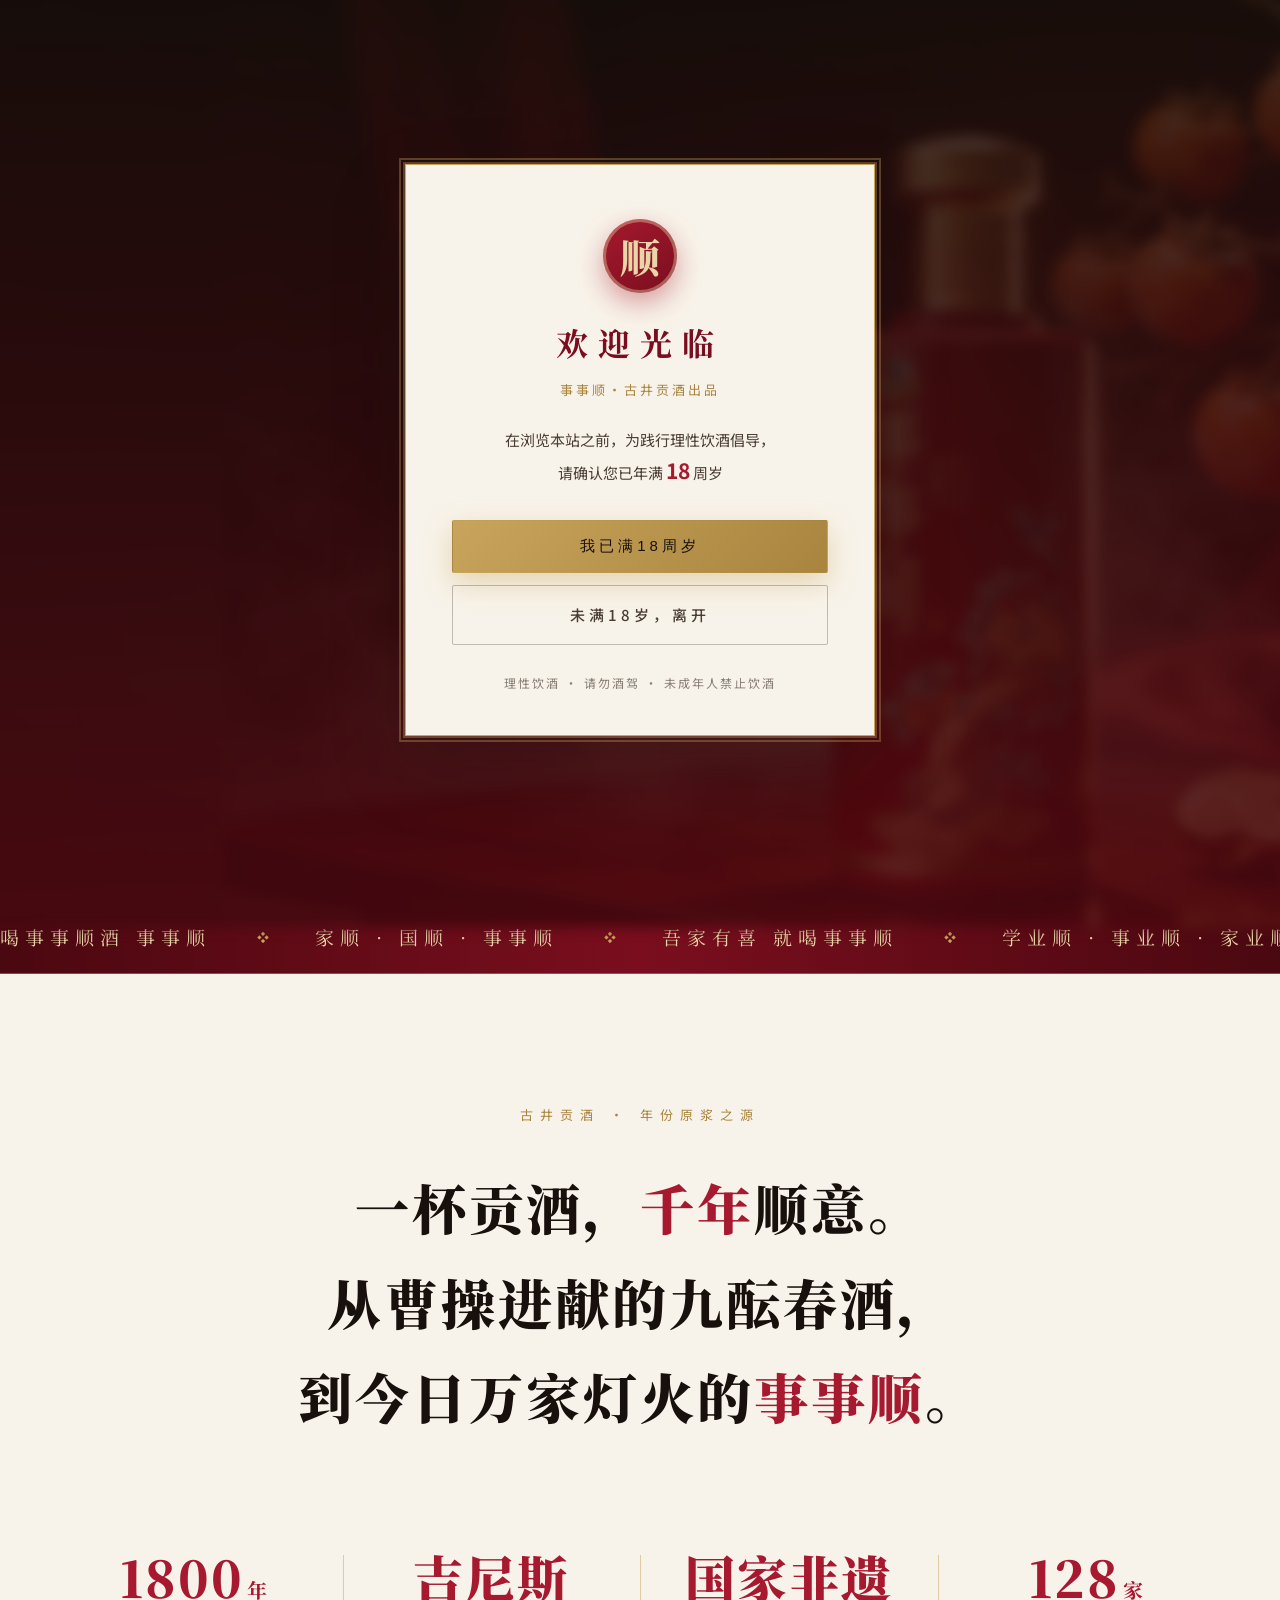
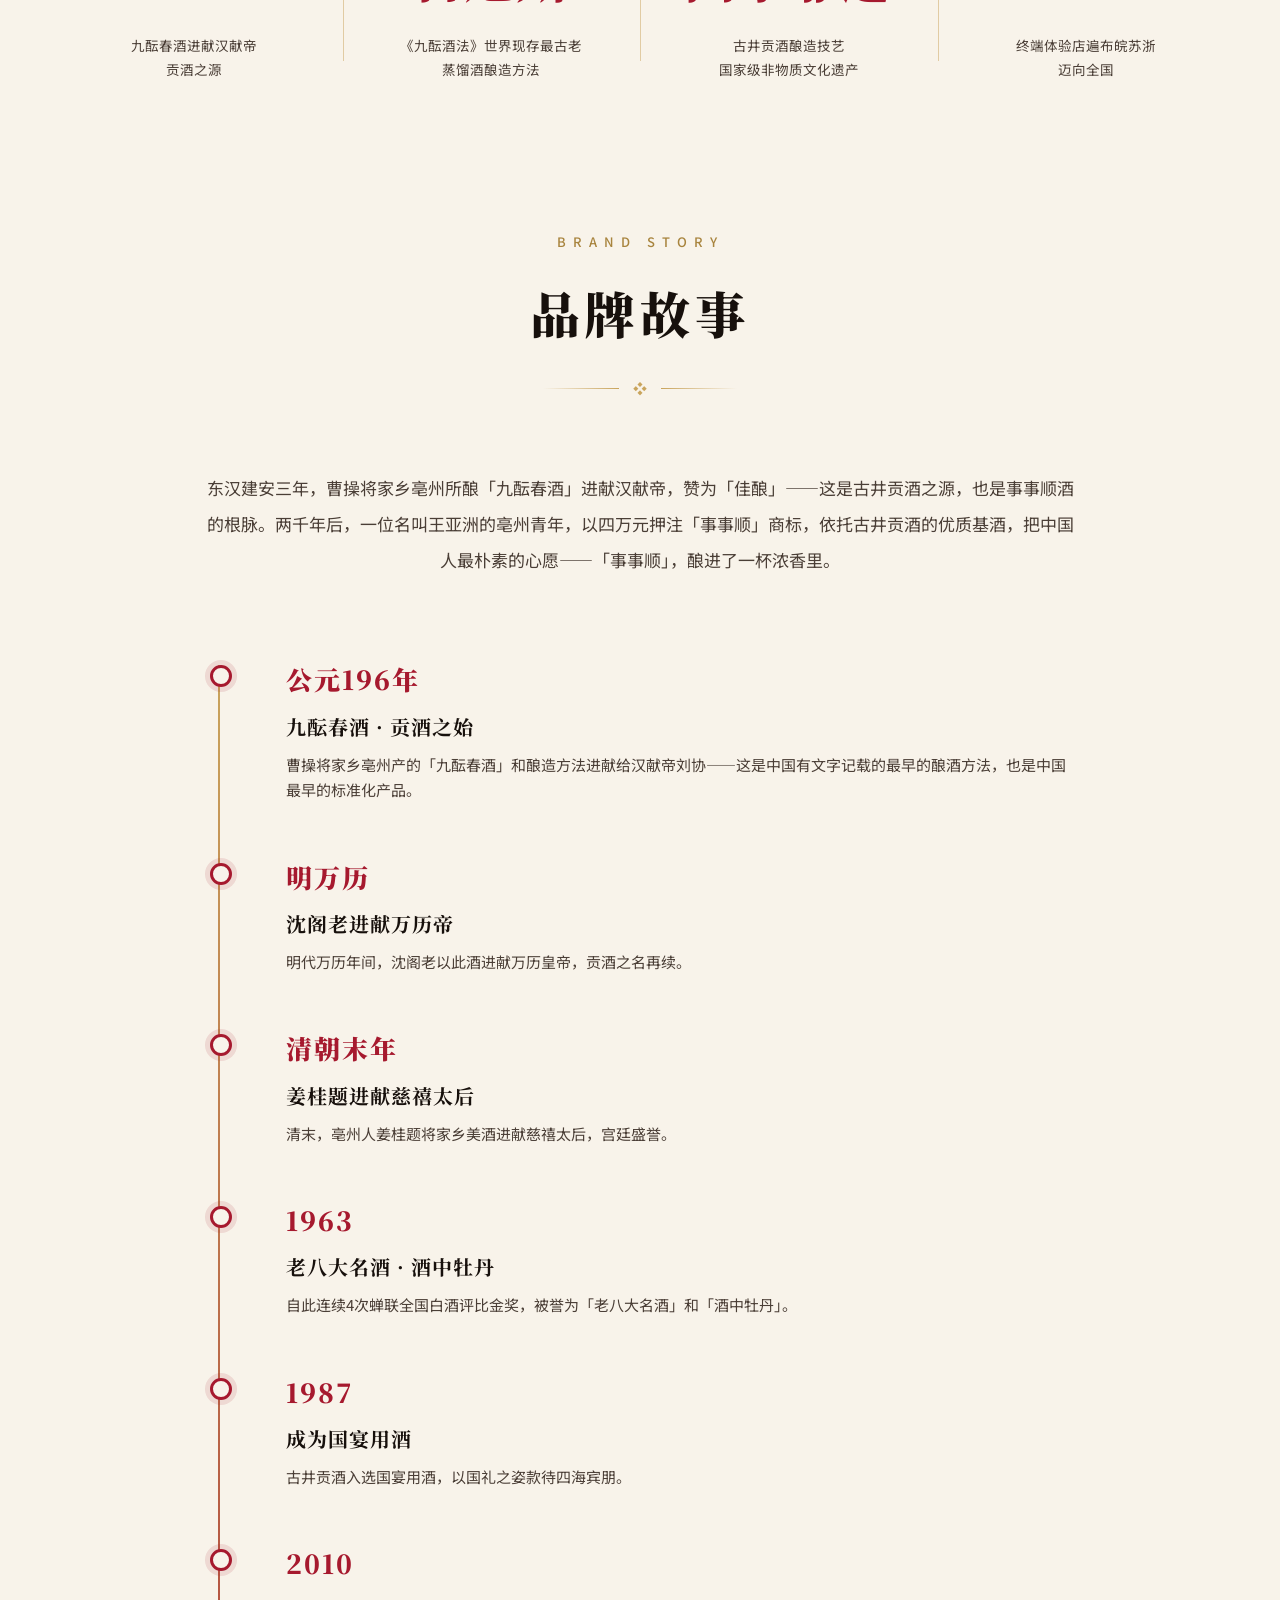
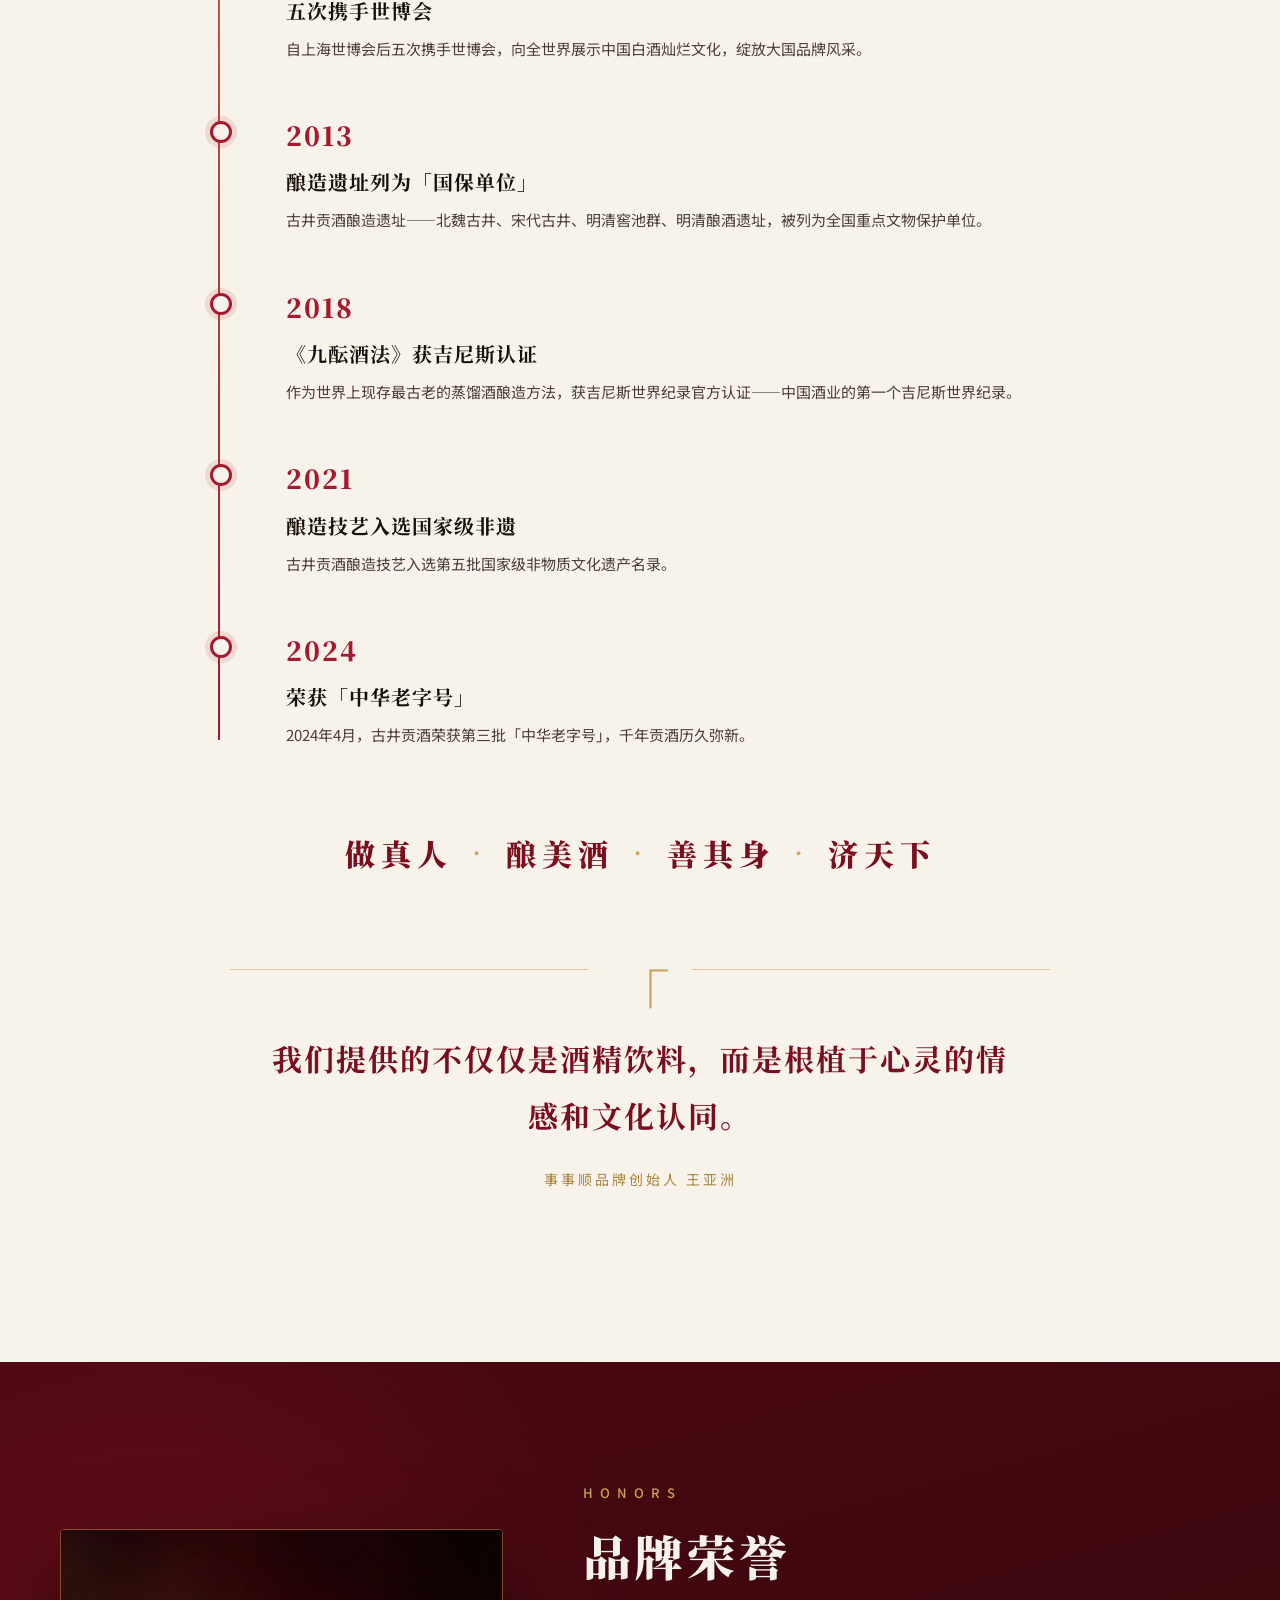
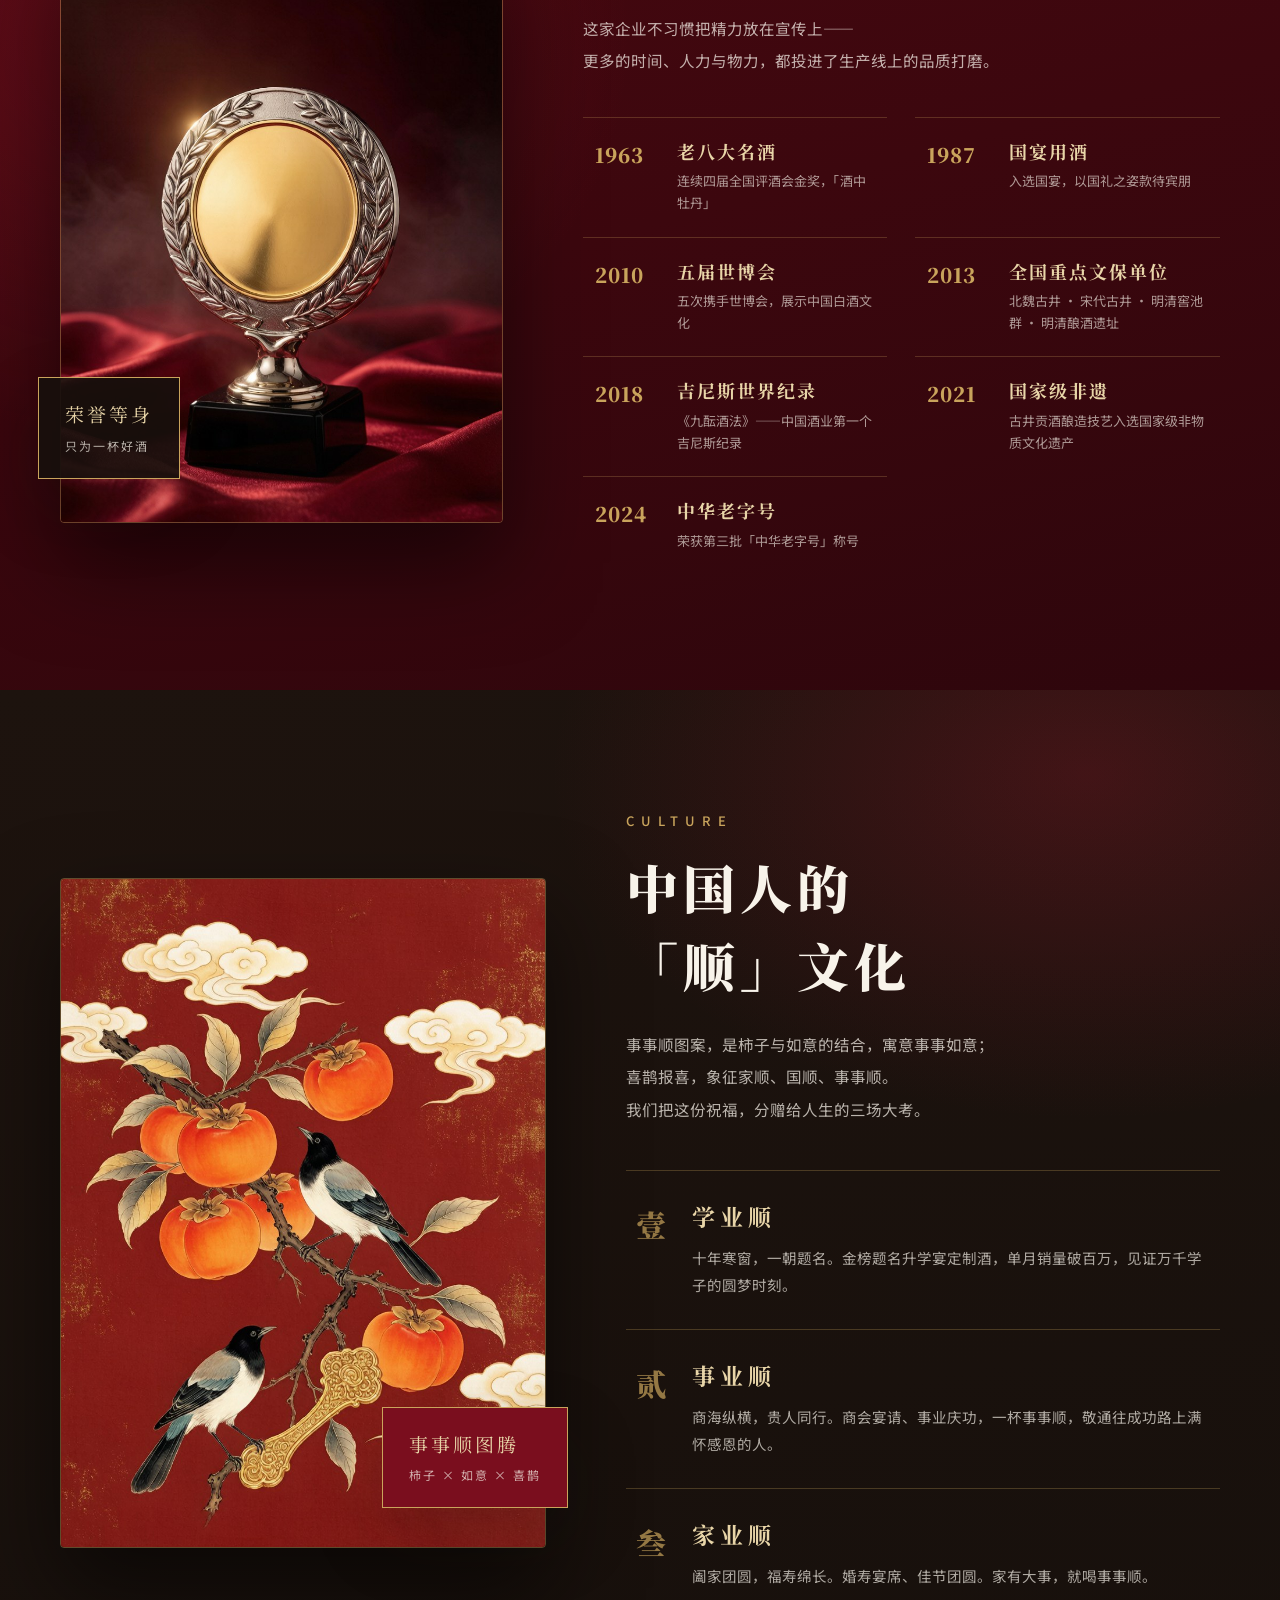
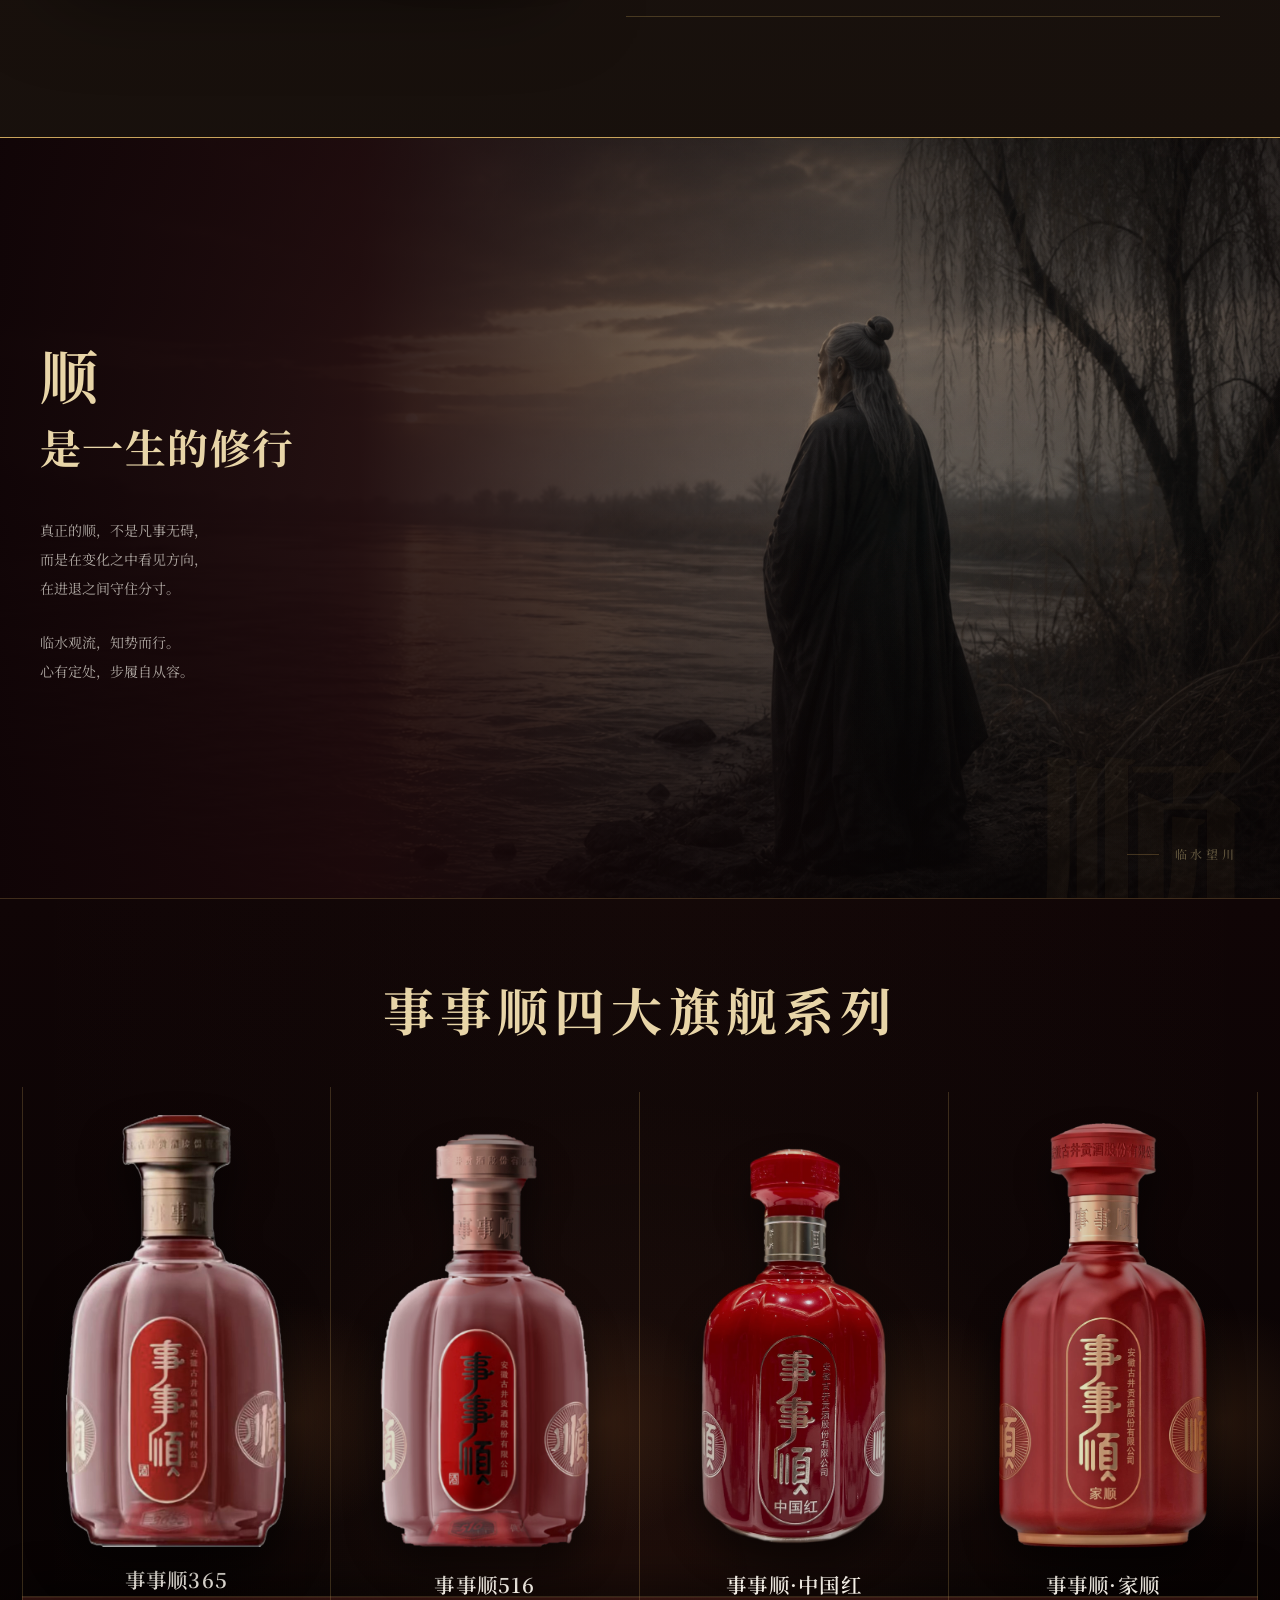
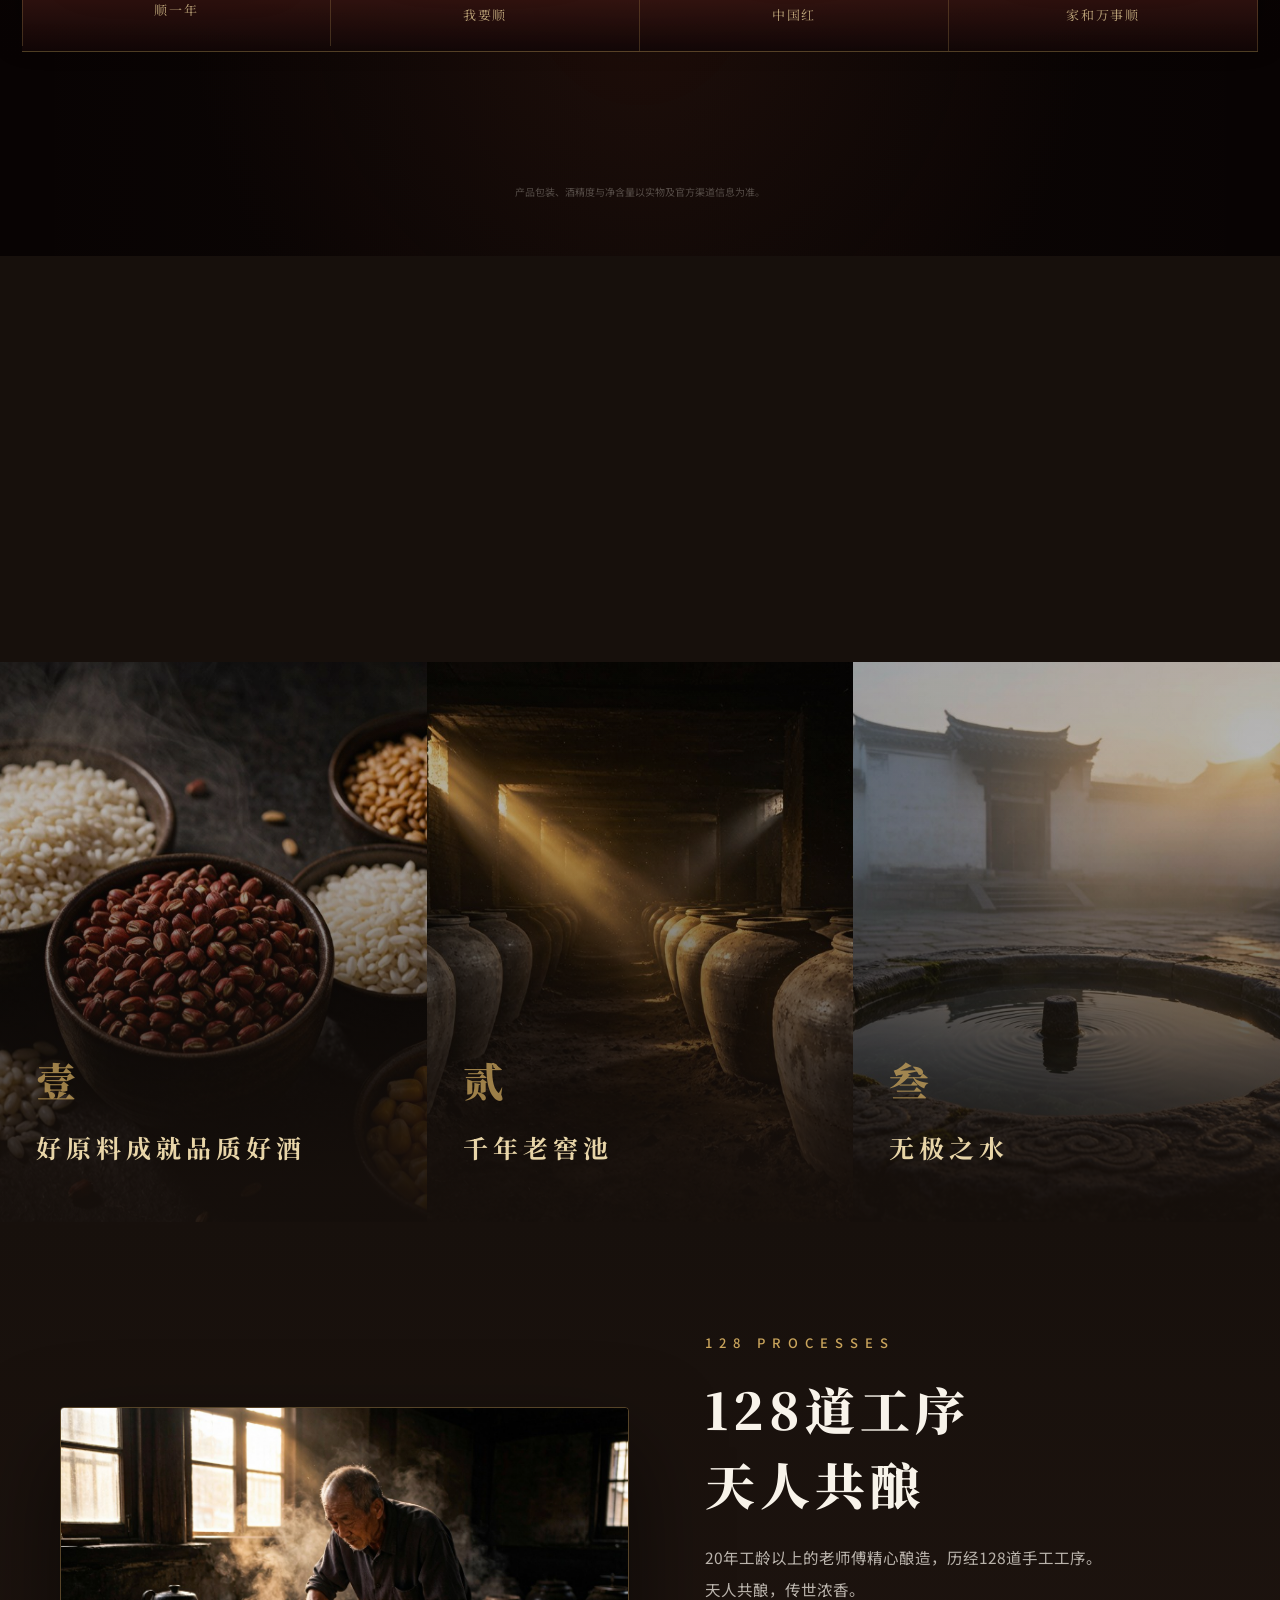
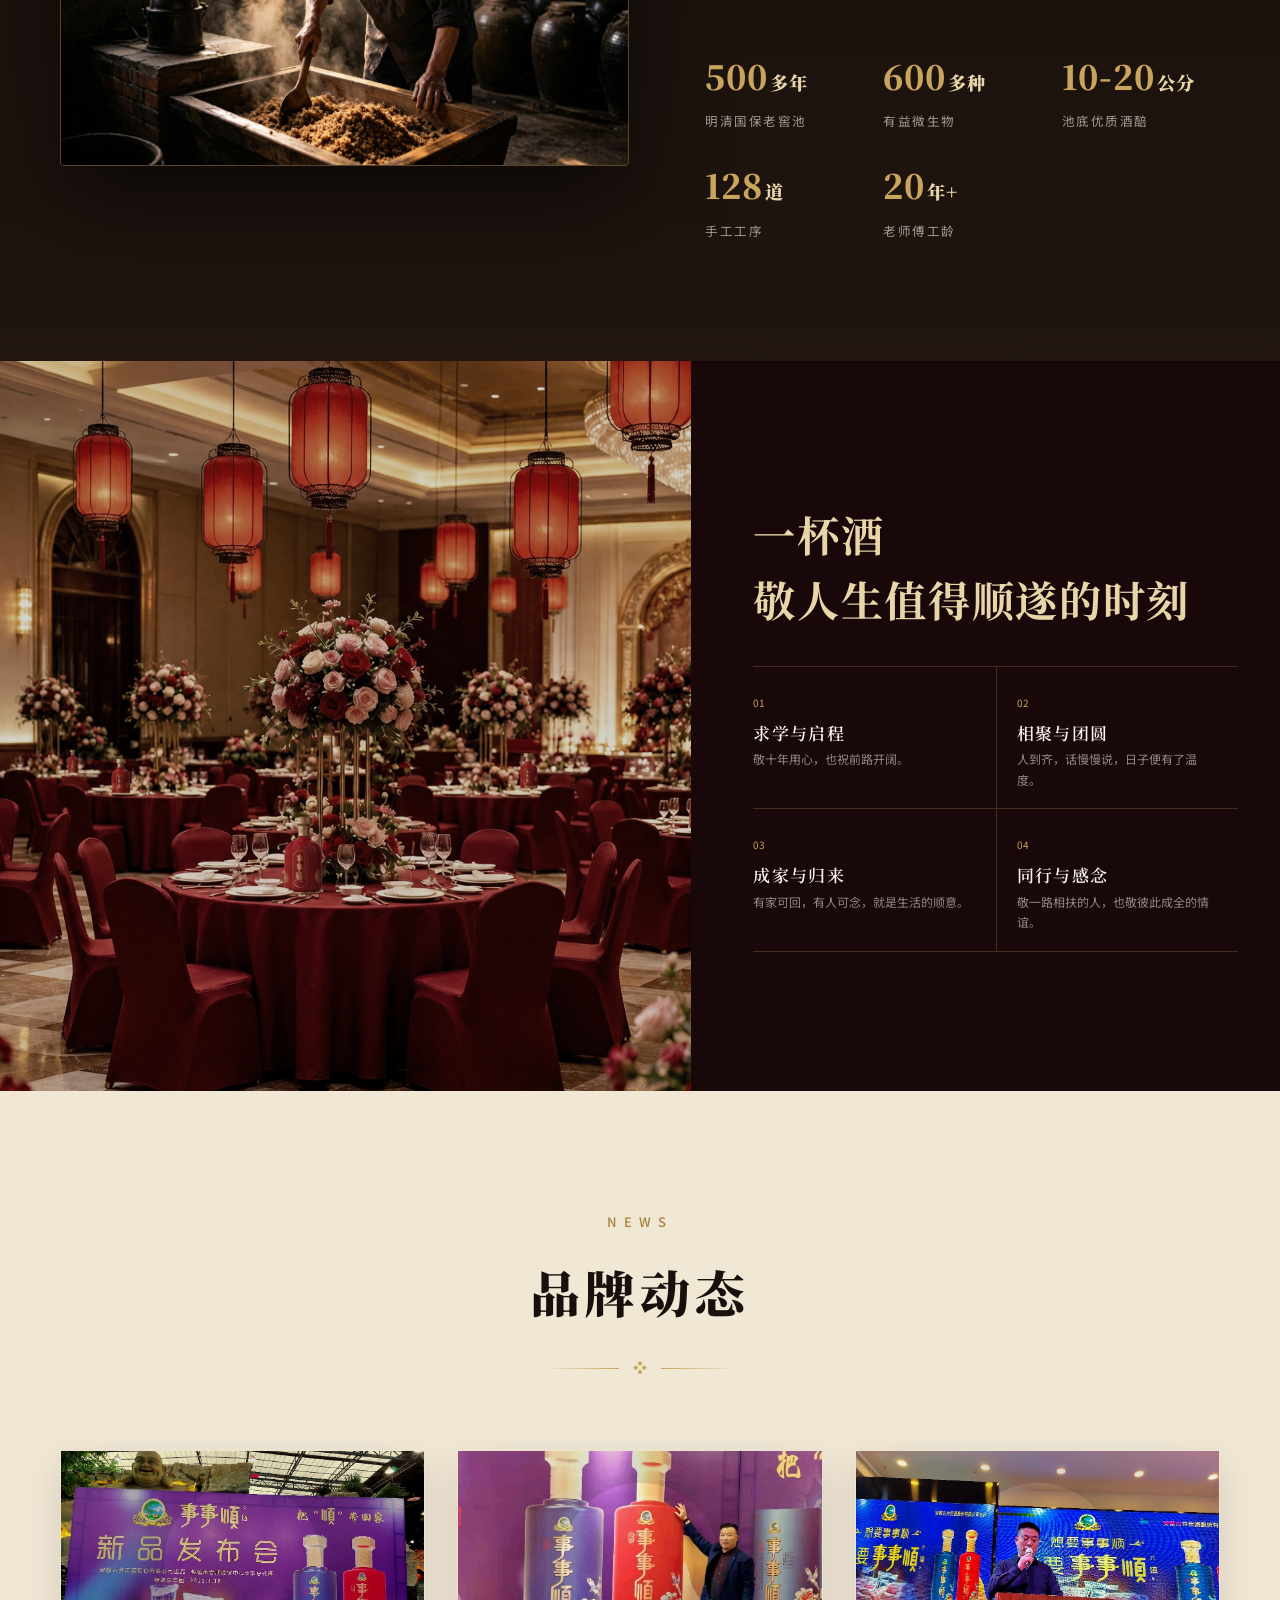
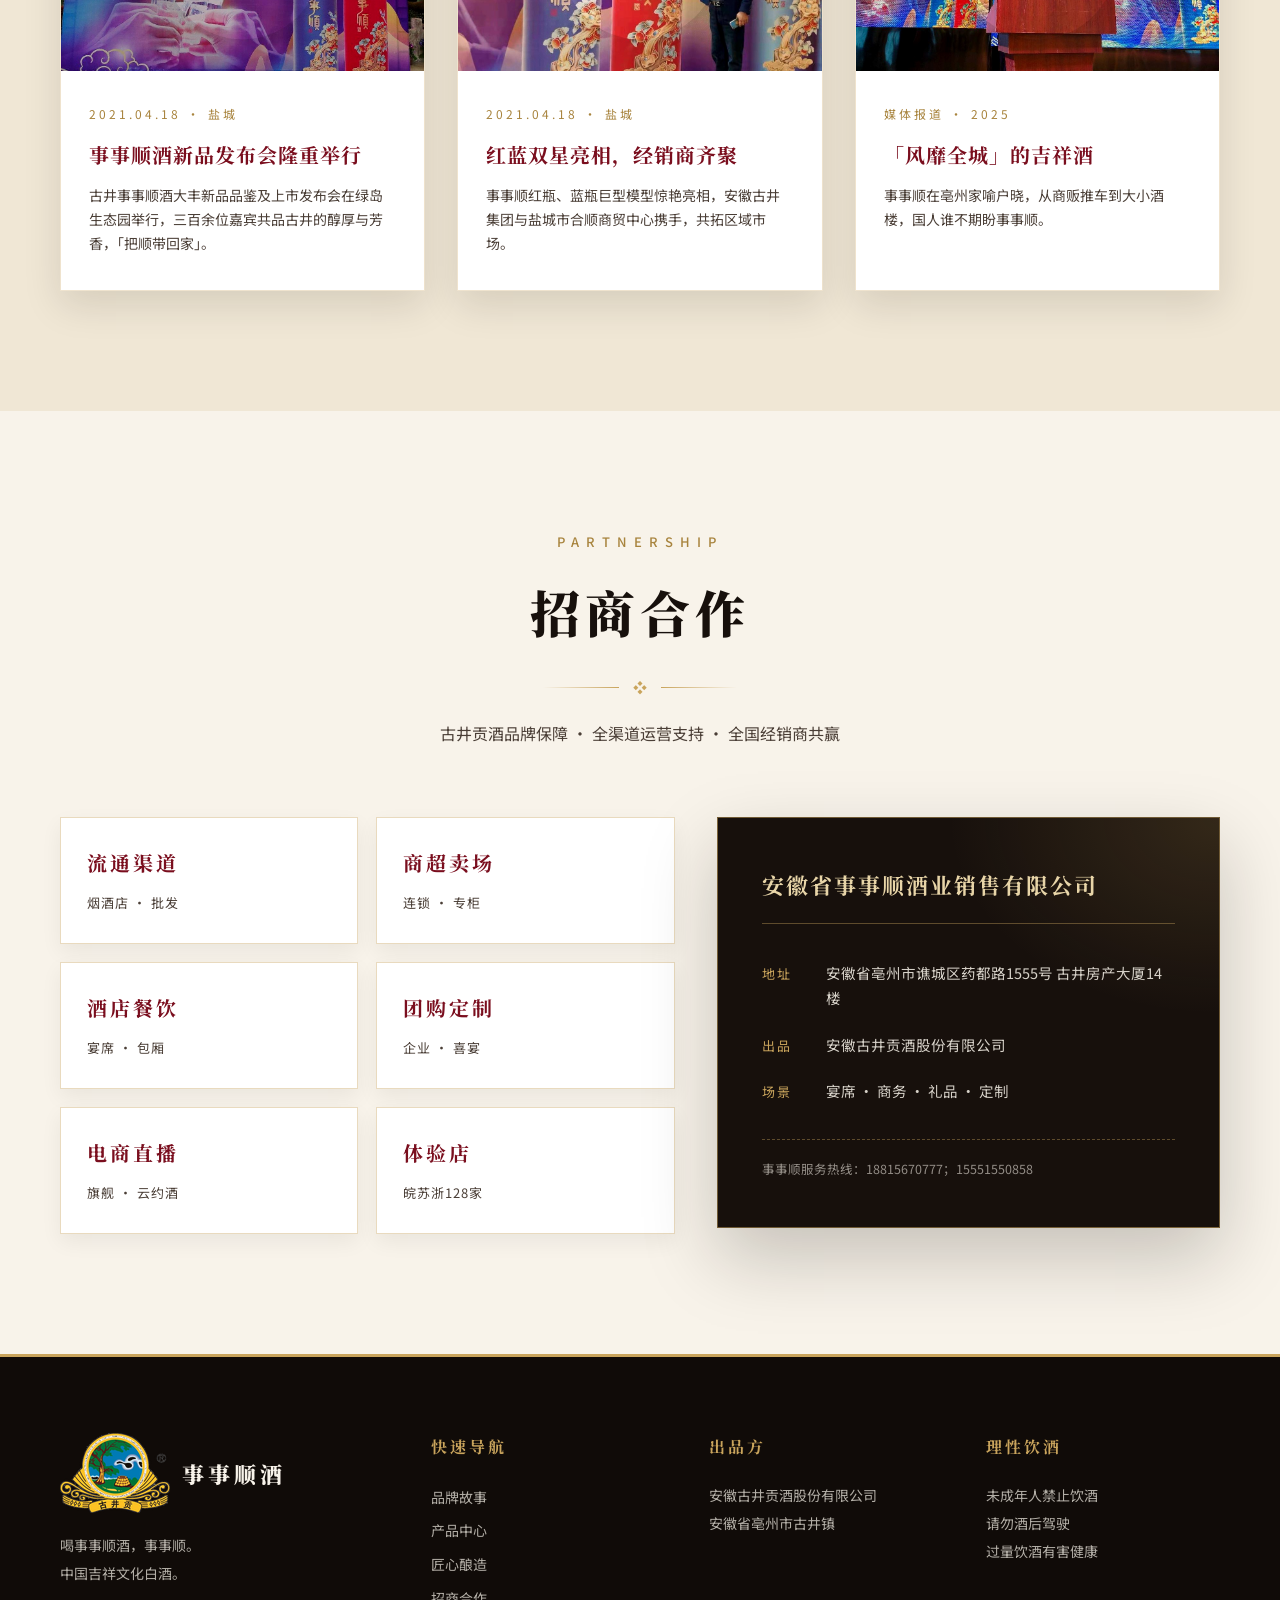
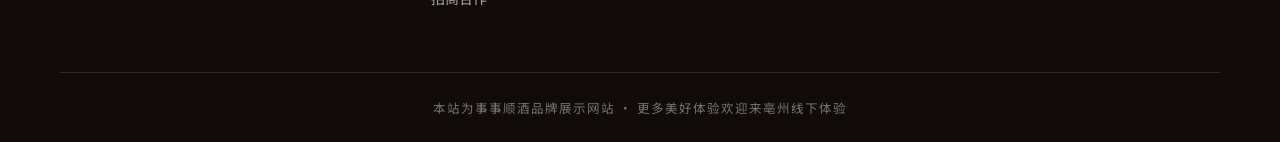
<file: index.html>
<!DOCTYPE html>
<html lang="zh-CN">
<head>
<meta charset="UTF-8">
<meta name="viewport" content="width=device-width, initial-scale=1.0">
<title>事事顺·古井贡酒出品</title>
<meta name="description" content="事事顺酒，安徽古井贡酒股份有限公司出品的中国吉祥文化白酒。柿子与如意绘就事事如意，喜鹊报喜象征家顺、国顺、事事顺。浓香型白酒，婚宴、佳节、商务、礼赠佳选。">
<meta name="keywords" content="事事顺,古井事事顺,古井贡酒,事事顺酒,浓香型白酒,婚宴用酒,吉祥文化白酒">
<meta name="author" content="安徽古井贡酒股份有限公司">
<meta name="robots" content="index, follow">
<meta name="theme-color" content="#A6192E">

<!-- Open Graph / 社交分享 -->
<meta property="og:type" content="website">
<meta property="og:title" content="事事顺·古井贡酒出品">
<meta property="og:description" content="事事顺酒，安徽古井贡酒出品的中国吉祥文化白酒。柿子与如意绘就事事如意，喜鹊报喜象征家顺、国顺、事事顺。">
<meta property="og:image" content="https://edwardchina2023-max.github.io/shishishun/assets/images/gen/og-image.jpg">
<meta property="og:image:width" content="1200">
<meta property="og:image:height" content="630">
<meta property="og:image:alt" content="事事顺·古井贡酒出品">
<meta property="og:url" content="https://edwardchina2023-max.github.io/shishishun/">
<meta property="og:site_name" content="事事顺酒">
<meta property="og:locale" content="zh_CN">

<!-- Twitter Card -->
<meta name="twitter:card" content="summary_large_image">
<meta name="twitter:title" content="事事顺·古井贡酒出品">
<meta name="twitter:description" content="事事顺酒，安徽古井贡酒出品的中国吉祥文化白酒。">
<meta name="twitter:image" content="https://edwardchina2023-max.github.io/shishishun/assets/images/gen/twitter-card.jpg">

<!-- 微信/微博 兼容 -->
<meta itemprop="name" content="事事顺·古井贡酒出品">
<meta itemprop="description" content="事事顺酒，安徽古井贡酒出品的中国吉祥文化白酒。">
<meta itemprop="image" content="https://edwardchina2023-max.github.io/shishishun/assets/images/gen/og-image.jpg">

<!-- 结构化数据 -->
<script type="application/ld+json">
{
  "@context": "https://schema.org",
  "@type": "Brand",
  "name": "事事顺·古井贡酒出品",
  "description": "事事顺酒，安徽古井贡酒股份有限公司出品的中国吉祥文化白酒。浓香型白酒，婚宴、佳节、商务、礼赠佳选。",
  "url": "https://edwardchina2023-max.github.io/shishishun/",
  "logo": "https://edwardchina2023-max.github.io/shishishun/assets/images/gen/logo-nav.png",
  "image": "https://edwardchina2023-max.github.io/shishishun/assets/images/gen/og-image.jpg",
  "manufacturer": {
    "@type": "Organization",
    "name": "安徽古井贡酒股份有限公司",
    "foundingDate": "1959"
  }
}
</script>

<link rel="preconnect" href="https://fonts.googleapis.com">
<link rel="preconnect" href="https://fonts.gstatic.com" crossorigin>
<link href="https://fonts.googleapis.com/css2?family=Noto+Serif+SC:wght@400;700;900&family=Noto+Sans+SC:wght@300;400;500;700&display=swap" rel="stylesheet">
<link rel="stylesheet" href="assets/css/style.css">
<link rel="icon" href="data:image/svg+xml,<svg xmlns='http://www.w3.org/2000/svg' viewBox='0 0 100 100'><circle cx='50' cy='50' r='48' fill='%23A6192E'/><text x='50' y='68' font-size='52' text-anchor='middle' fill='%23E8D5A8' font-family='serif'>顺</text></svg>">
</head>
<body>

<!-- 年龄门禁 -->
<div class="age-gate" id="ageGate" role="dialog" aria-modal="true" aria-label="年龄确认">
  <div class="age-gate-bg" aria-hidden="true"></div>
  <div class="age-gate-card">
    <div class="age-gate-seal">顺</div>
    <h2>欢迎光临</h2>
    <p class="age-gate-sub">事事顺·古井贡酒出品</p>
    <p class="age-gate-tip">在浏览本站之前，为践行理性饮酒倡导，<br>请确认您已年满 <strong>18</strong> 周岁</p>
    <div class="age-gate-btns">
      <button class="btn btn-gold" id="ageYes">我已满18周岁</button>
      <a class="btn btn-ghost" href="https://www.baidu.com" id="ageNo">未满18岁，离开</a>
    </div>
    <p class="age-gate-note">理性饮酒 · 请勿酒驾 · 未成年人禁止饮酒</p>
  </div>
</div>

<!-- 导航 -->
<header class="nav" id="nav">
  <div class="nav-inner">
    <a class="nav-logo" href="#top" aria-label="古井贡酒事事顺酒首页">
      <span class="nav-logo-mark"><img src="assets/images/logo-gujing-horizontal.png" alt="古井贡酒" class="nav-logo-seal-img" data-sss="image:nav-logo"></span>
      <span class="nav-logo-text">事事顺<em>SHISHISHUN</em></span>
    </a>
    <nav class="nav-menu" id="navMenu">
      <a href="#story">品牌故事</a>
      <a href="#culture">吉祥文化</a>
      <a href="#products">产品中心</a>
      <a href="#craft">匠心酿造</a>
      <a href="#scenes">场景体验</a>
      <a href="#news">品牌动态</a>
      <a href="#partner" class="nav-cta">招商合作</a>
    </nav>
    <button class="nav-toggle" id="navToggle" aria-label="菜单">
      <span></span><span></span><span></span>
    </button>
  </div>
</header>

<!-- 首屏 · 电影级主视觉 -->
<section class="hero" id="top">
  <div class="hero-bg" aria-hidden="true">
    <img src="assets/images/gen/hero-cinematic.jpg" alt="" class="hero-bg-img" data-sss="image:hero-bg">
    <div class="hero-bg-shade"></div>
  </div>
  <div class="hero-inner">
    <div class="hero-text">
      <p class="hero-eyebrow reveal" data-sss="text:hero-eyebrow">安徽古井贡酒股份有限公司 · 出品</p>
      <h1 class="hero-title" data-sss="text:hero-title-1">
        <span class="hero-line reveal">喝事事顺酒</span>
        <span class="hero-line reveal" data-delay="150" data-sss="text:hero-title-2">事事顺</span>
      </h1>
      <p class="hero-desc reveal" data-delay="300" data-sss="text:hero-desc">柿子与如意，绘就「事事如意」；喜鹊登枝，报来「家顺、国顺、事事顺」。<br>中国吉祥文化白酒，献给每一位期盼顺遂的人。</p>
      <div class="hero-btns reveal" data-delay="450">
        <a href="#products" class="btn btn-gold" data-sss="text:hero-btn-1">品鉴产品</a>
        <a href="#story" class="btn btn-outline" data-sss="text:hero-btn-2">品牌故事</a>
      </div>
    </div>
  </div>
  <div class="hero-vertical" aria-hidden="true">家顺 · 国顺 · 事事顺</div>
  <a class="hero-scroll" href="#intro" aria-label="向下滚动"><span></span></a>
</section>

<!-- 流动标语 -->
<div class="marquee" aria-hidden="true">
  <div class="marquee-track">
    <span>喝事事顺酒 事事顺</span><i>❖</i>
    <span>家顺 · 国顺 · 事事顺</span><i>❖</i>
    <span>吾家有喜 就喝事事顺</span><i>❖</i>
    <span>学业顺 · 事业顺 · 家业顺</span><i>❖</i>
    <span>喝事事顺酒 事事顺</span><i>❖</i>
    <span>家顺 · 国顺 · 事事顺</span><i>❖</i>
    <span>吾家有喜 就喝事事顺</span><i>❖</i>
    <span>学业顺 · 事业顺 · 家业顺</span><i>❖</i>
  </div>
</div>

<!-- 品牌引言 -->
<section class="intro" id="intro">
  <div class="container">
    <p class="intro-eyebrow reveal" data-sss="text:intro-eyebrow">古井贡酒 · 年份原浆之源</p>
    <h2 class="intro-title" data-sss="text:intro-title-1">
      <span class="intro-line reveal">一杯贡酒，<em>千年</em>顺意。</span>
      <span class="intro-line reveal" data-delay="150">从曹操进献的九酝春酒，</span>
      <span class="intro-line reveal" data-delay="300">到今日万家灯火的<em>事事顺</em>。</span>
    </h2>
    <div class="intro-stats">
      <div class="stat reveal">
        <strong class="stat-num" data-count="1800">0</strong><span class="stat-unit">年</span>
        <p data-sss="text:stat-1">九酝春酒进献汉献帝<br>贡酒之源</p>
      </div>
      <div class="stat reveal" data-delay="120">
        <strong class="stat-text">吉尼斯</strong>
        <p data-sss="text:stat-2">《九酝酒法》世界现存最古老<br>蒸馏酒酿造方法</p>
      </div>
      <div class="stat reveal" data-delay="240">
        <strong class="stat-text">国家非遗</strong>
        <p data-sss="text:stat-3">古井贡酒酿造技艺<br>国家级非物质文化遗产</p>
      </div>
      <div class="stat reveal" data-delay="360">
        <strong class="stat-num" data-count="128">0</strong><span class="stat-unit">家</span>
        <p data-sss="text:stat-4">终端体验店遍布皖苏浙<br>迈向全国</p>
      </div>
    </div>
  </div>
</section>

<!-- 品牌故事 -->
<section class="story section" id="story">
  <div class="container">
    <div class="section-head reveal">
      <p class="section-eyebrow" data-sss="text:story-title">BRAND STORY</p>
      <h2 class="section-title">品牌故事</h2>
      <div class="gold-divider"><i></i><span>❖</span><i></i></div>
    </div>
    <div class="story-lead reveal">
      <p data-sss="text:story-lead">东汉建安三年，曹操将家乡亳州所酿「九酝春酒」进献汉献帝，赞为「佳酿」——这是古井贡酒之源，也是事事顺酒的根脉。两千年后，一位名叫王亚洲的亳州青年，以四万元押注「事事顺」商标，依托古井贡酒的优质基酒，把中国人最朴素的心愿——「事事顺」，酿进了一杯浓香里。</p>
    </div>
    <div class="timeline">
      <div class="timeline-item reveal">
        <div class="timeline-year">公元196年</div>
        <div class="timeline-body">
          <h3 data-sss="text:tl-1-title">九酝春酒 · 贡酒之始</h3>
          <p data-sss="text:tl-1-desc">曹操将家乡亳州产的「九酝春酒」和酿造方法进献给汉献帝刘协——这是中国有文字记载的最早的酿酒方法，也是中国最早的标准化产品。</p>
        </div>
      </div>
      <div class="timeline-item reveal">
        <div class="timeline-year">明万历</div>
        <div class="timeline-body">
          <h3 data-sss="text:tl-2-title">沈阁老进献万历帝</h3>
          <p data-sss="text:tl-2-desc">明代万历年间，沈阁老以此酒进献万历皇帝，贡酒之名再续。</p>
        </div>
      </div>
      <div class="timeline-item reveal">
        <div class="timeline-year">清朝末年</div>
        <div class="timeline-body">
          <h3 data-sss="text:tl-3-title">姜桂题进献慈禧太后</h3>
          <p data-sss="text:tl-3-desc">清末，亳州人姜桂题将家乡美酒进献慈禧太后，宫廷盛誉。</p>
        </div>
      </div>
      <div class="timeline-item reveal">
        <div class="timeline-year">1963</div>
        <div class="timeline-body">
          <h3 data-sss="text:tl-4-title">老八大名酒 · 酒中牡丹</h3>
          <p data-sss="text:tl-4-desc">自此连续4次蝉联全国白酒评比金奖，被誉为「老八大名酒」和「酒中牡丹」。</p>
        </div>
      </div>
      <div class="timeline-item reveal">
        <div class="timeline-year">1987</div>
        <div class="timeline-body">
          <h3 data-sss="text:tl-5-title">成为国宴用酒</h3>
          <p data-sss="text:tl-5-desc">古井贡酒入选国宴用酒，以国礼之姿款待四海宾朋。</p>
        </div>
      </div>
      <div class="timeline-item reveal">
        <div class="timeline-year">2010</div>
        <div class="timeline-body">
          <h3 data-sss="text:tl-6-title">五次携手世博会</h3>
          <p data-sss="text:tl-6-desc">自上海世博会后五次携手世博会，向全世界展示中国白酒灿烂文化，绽放大国品牌风采。</p>
        </div>
      </div>
      <div class="timeline-item reveal">
        <div class="timeline-year">2013</div>
        <div class="timeline-body">
          <h3 data-sss="text:tl-7-title">酿造遗址列为「国保单位」</h3>
          <p data-sss="text:tl-7-desc">古井贡酒酿造遗址——北魏古井、宋代古井、明清窖池群、明清酿酒遗址，被列为全国重点文物保护单位。</p>
        </div>
      </div>
      <div class="timeline-item reveal">
        <div class="timeline-year">2018</div>
        <div class="timeline-body">
          <h3 data-sss="text:tl-8-title">《九酝酒法》获吉尼斯认证</h3>
          <p data-sss="text:tl-8-desc">作为世界上现存最古老的蒸馏酒酿造方法，获吉尼斯世界纪录官方认证——中国酒业的第一个吉尼斯世界纪录。</p>
        </div>
      </div>
      <div class="timeline-item reveal">
        <div class="timeline-year">2021</div>
        <div class="timeline-body">
          <h3 data-sss="text:tl-9-title">酿造技艺入选国家级非遗</h3>
          <p data-sss="text:tl-9-desc">古井贡酒酿造技艺入选第五批国家级非物质文化遗产名录。</p>
        </div>
      </div>
      <div class="timeline-item reveal">
        <div class="timeline-year">2024</div>
        <div class="timeline-body">
          <h3 data-sss="text:tl-10-title">荣获「中华老字号」</h3>
          <p data-sss="text:tl-10-desc">2024年4月，古井贡酒荣获第三批「中华老字号」，千年贡酒历久弥新。</p>
        </div>
      </div>
    </div>
    <div class="story-motto reveal" data-sss="text:story-motto">
      <span>做真人</span><i>·</i><span>酿美酒</span><i>·</i><span>善其身</span><i>·</i><span>济天下</span>
    </div>
    <blockquote class="story-quote reveal">
      <p data-sss="text:story-quote">我们提供的不仅仅是酒精饮料，而是根植于心灵的情感和文化认同。</p>
      <cite data-sss="text:story-quote-cite">事事顺品牌创始人 王亚洲</cite>
    </blockquote>
  </div>
</section>

<!-- 品牌荣誉 -->
<section class="honors" id="honors">
  <div class="container">
    <div class="honors-grid">
      <div class="honors-visual reveal">
        <img src="assets/images/gen/honor-medal.jpg" alt="品牌荣誉——金质奖章" class="honors-img" data-sss="image:honor-medal">
        <div class="honors-visual-note">
          <p>荣誉等身</p>
          <span>只为一杯好酒</span>
        </div>
      </div>
      <div class="honors-content">
        <p class="section-eyebrow reveal" data-sss="text:honors-title">HONORS</p>
        <h2 class="honors-title reveal" data-delay="100">品牌荣誉</h2>
        <p class="honors-desc reveal" data-delay="200" data-sss="text:honors-desc">这家企业不习惯把精力放在宣传上——<br>更多的时间、人力与物力，都投进了生产线上的品质打磨。</p>
        <div class="honors-list">
          <div class="honor-item reveal"><span class="honor-year" data-sss="text:honor-1-year">1963</span><div><h3 data-sss="text:honor-1-title">老八大名酒</h3><p data-sss="text:honor-1-desc">连续四届全国评酒会金奖，「酒中牡丹」</p></div></div>
          <div class="honor-item reveal" data-delay="80"><span class="honor-year" data-sss="text:honor-2-year">1987</span><div><h3 data-sss="text:honor-2-title">国宴用酒</h3><p data-sss="text:honor-2-desc">入选国宴，以国礼之姿款待宾朋</p></div></div>
          <div class="honor-item reveal" data-delay="160"><span class="honor-year" data-sss="text:honor-3-year">2010</span><div><h3 data-sss="text:honor-3-title">五届世博会</h3><p data-sss="text:honor-3-desc">五次携手世博会，展示中国白酒文化</p></div></div>
          <div class="honor-item reveal" data-delay="240"><span class="honor-year" data-sss="text:honor-4-year">2013</span><div><h3 data-sss="text:honor-4-title">全国重点文保单位</h3><p data-sss="text:honor-4-desc">北魏古井 · 宋代古井 · 明清窖池群 · 明清酿酒遗址</p></div></div>
          <div class="honor-item reveal" data-delay="320"><span class="honor-year" data-sss="text:honor-5-year">2018</span><div><h3 data-sss="text:honor-5-title">吉尼斯世界纪录</h3><p data-sss="text:honor-5-desc">《九酝酒法》——中国酒业第一个吉尼斯纪录</p></div></div>
          <div class="honor-item reveal" data-delay="400"><span class="honor-year" data-sss="text:honor-6-year">2021</span><div><h3 data-sss="text:honor-6-title">国家级非遗</h3><p data-sss="text:honor-6-desc">古井贡酒酿造技艺入选国家级非物质文化遗产</p></div></div>
          <div class="honor-item reveal" data-delay="480"><span class="honor-year" data-sss="text:honor-7-year">2024</span><div><h3 data-sss="text:honor-7-title">中华老字号</h3><p data-sss="text:honor-7-desc">荣获第三批「中华老字号」称号</p></div></div>
        </div>
      </div>
    </div>
  </div>
</section>

<!-- 吉祥文化 · 图腾 -->
<section class="culture" id="culture">
  <div class="culture-grid">
    <div class="culture-visual">
      <img src="assets/images/gen/culture-gongbi.jpg" alt="事事顺品牌图腾——柿子、如意与喜鹊工笔插画" class="culture-img reveal" data-sss="image:culture-img">
      <div class="culture-visual-note reveal" data-delay="200">
        <p>事事顺图腾</p>
        <span>柿子 × 如意 × 喜鹊</span>
      </div>
    </div>
    <div class="culture-content">
      <p class="section-eyebrow reveal" data-sss="text:culture-title">CULTURE</p>
      <h2 class="culture-title reveal" data-delay="100">中国人的<br>「顺」文化</h2>
      <p class="culture-desc reveal" data-delay="200" data-sss="text:culture-desc">事事顺图案，是柿子与如意的结合，寓意事事如意；<br>喜鹊报喜，象征家顺、国顺、事事顺。<br>我们把这份祝福，分赠给人生的三场大考。</p>
      <div class="culture-items">
        <div class="culture-item reveal">
          <span class="culture-item-num">壹</span>
          <div>
            <h3 data-sss="text:cul-1-title">学业顺</h3>
            <p data-sss="text:cul-1-desc">十年寒窗，一朝题名。金榜题名升学宴定制酒，单月销量破百万，见证万千学子的圆梦时刻。</p>
          </div>
        </div>
        <div class="culture-item reveal" data-delay="120">
          <span class="culture-item-num">贰</span>
          <div>
            <h3 data-sss="text:cul-2-title">事业顺</h3>
            <p data-sss="text:cul-2-desc">商海纵横，贵人同行。商会宴请、事业庆功，一杯事事顺，敬通往成功路上满怀感恩的人。</p>
          </div>
        </div>
        <div class="culture-item reveal" data-delay="240">
          <span class="culture-item-num">叁</span>
          <div>
            <h3 data-sss="text:cul-3-title">家业顺</h3>
            <p data-sss="text:cul-3-desc">阖家团圆，福寿绵长。婚寿宴席、佳节团圆。家有大事，就喝事事顺。</p>
          </div>
        </div>
      </div>
    </div>
  </div>
</section>

<!-- 顺文化 · 老子临水融合画面 -->
<section class="v2-culture-editorial" id="culture-editorial" aria-labelledby="cultureEditorialTitle">
  <aside class="v2-manifesto reveal">
    <p class="v2-section-en" data-sss="text:editorial-h">A WISH IN ONE WORD</p>
    <h2 id="cultureEditorialTitle"><span>顺</span><span>是一生的修行</span></h2>
    <p data-sss="text:editorial-p1">真正的顺，不是凡事无碍，<br>而是在变化之中看见方向，<br>在进退之间守住分寸。</p>
    <p data-sss="text:editorial-p2">临水观流，知势而行。<br>心有定处，步履自从容。</p>
  </aside>
  <figure class="v2-culture-river reveal" data-delay="120">
    <img src="assets/images/gen/laozi-guo-river.png" alt="老子在涡河岸边临水望川的意境画面" data-sss="image:editorial-river">
    <figcaption>临水望川</figcaption>
  </figure>
</section>

<!-- 产品中心 · 四大旗舰系列 -->
<section class="v2-flagships" id="products" aria-labelledby="productsTitle">
  <div class="v2-section-heading v2-section-heading-dark reveal">
    <p class="v2-section-en" data-sss="text:flagships-title">FOUR FLAGSHIPS</p>
    <h2 id="productsTitle">事事顺四大旗舰系列</h2>
  </div>
  <div class="v2-product-exhibits" aria-label="四大主打产品">
    <button class="v2-product-exhibit is-active reveal" type="button" aria-pressed="true" data-product="365">
      <span class="v2-product-art"><img src="assets/images/products/cutout-365-v2.png" alt="事事顺365酒瓶" data-sss="image:product-365"></span>
      <span class="v2-product-index">01</span>
      <strong>事事顺365</strong>
      <em>顺一年</em>
    </button>
    <button class="v2-product-exhibit reveal" data-delay="80" type="button" aria-pressed="false" data-product="516">
      <span class="v2-product-art"><img src="assets/images/products/cutout-516.png" alt="事事顺516酒瓶" data-sss="image:product-516"></span>
      <span class="v2-product-index">02</span>
      <strong>事事顺516</strong>
      <em>我要顺</em>
    </button>
    <button class="v2-product-exhibit reveal" data-delay="160" type="button" aria-pressed="false" data-product="china-red">
      <span class="v2-product-art"><img src="assets/images/products/cutout-china-red.png" alt="事事顺·中国红酒瓶" data-sss="image:product-china-red"></span>
      <span class="v2-product-index">03</span>
      <strong>事事顺·中国红</strong>
      <em>中国红</em>
    </button>
    <button class="v2-product-exhibit reveal" data-delay="240" type="button" aria-pressed="false" data-product="family">
      <span class="v2-product-art"><img src="assets/images/products/cutout-family.png" alt="事事顺·家顺酒瓶" data-sss="image:product-family"></span>
      <span class="v2-product-index">04</span>
      <strong>事事顺·家顺</strong>
      <em>家和万事顺</em>
    </button>
  </div>
  <div class="v2-product-detail reveal" id="productDetail" aria-live="polite">
    <div>
      <p class="v2-eyebrow" id="productMeaning">顺一年</p>
      <h3 id="productName">事事顺365</h3>
    </div>
    <p id="productCopy">一年三百六十五天，愿日子有序、心里有光。</p>
    <p class="v2-product-spec" id="productSpec">浓香型白酒 · 42%vol · 500ml</p>
  </div>
  <p class="v2-product-disclaimer">产品包装、酒精度与净含量以实物及官方渠道信息为准。</p>
</section>

<!-- 匠心酿造 · 全幅影像 -->
<section class="craft" id="craft">
  <div class="container">
    <div class="section-head section-head-dark reveal">
      <p class="section-eyebrow" data-sss="text:craft-title">CRAFTSMANSHIP</p>
      <h2 class="section-title">匠心酿造</h2>
      <div class="gold-divider"><i></i><span>❖</span><i></i></div>
      <p class="section-sub" data-sss="text:craft-sub">千年古法，五粮精华，一杯浓香的来处</p>
    </div>
  </div>
  <div class="craft-panels">
    <figure class="craft-panel reveal">
      <div class="craft-panel-imgwrap"><img src="assets/images/gen/craft-grains.jpg" alt="五粮精酿——高粱、糯米、大米、玉米、小麦" data-sss="image:craft-grains"></div>
      <figcaption class="craft-panel-body">
        <span class="craft-num">壹</span>
        <h3 data-sss="text:craftp-1-title">好原料成就品质好酒</h3>
        <p data-sss="text:craftp-1-desc">集高粱的清香、糯米的甘醇、大米的香甜、玉米的浓香、小麦的甘苦为一体，纯粮酿造。</p>
      </figcaption>
    </figure>
    <figure class="craft-panel reveal" data-delay="120">
      <div class="craft-panel-imgwrap"><img src="assets/images/gen/craft-cellar.jpg" alt="百年老窖池——明清国保窖池群" data-sss="image:craft-cellar"></div>
      <figcaption class="craft-panel-body">
        <span class="craft-num">贰</span>
        <h3 data-sss="text:craftp-2-title">千年老窖池</h3>
        <p data-sss="text:craftp-2-desc">酒香还需窖池老。桃花开时制曲，花凋曲成，古老窖池孕育世代风华。</p>
      </figcaption>
    </figure>
    <figure class="craft-panel reveal" data-delay="240">
      <div class="craft-panel-imgwrap"><img src="assets/images/gen/craft-well.jpg" alt="无极之水——亳州古井优质地下泉水" data-sss="image:craft-well"></div>
      <figcaption class="craft-panel-body">
        <span class="craft-num">叁</span>
        <h3 data-sss="text:craftp-3-title">无极之水</h3>
        <p data-sss="text:craftp-3-desc">古井无极之水富含微量元素，酿酒尤佳，千年水脉孕育香纯似幽兰。</p>
      </figcaption>
    </figure>
  </div>
  <div class="craft-master">
    <div class="container">
      <div class="craft-master-grid">
        <figure class="craft-master-visual reveal">
          <img src="assets/images/gen/craft-master.jpg" alt="二十年工龄老师傅匠心酿造" data-sss="image:craft-master">
        </figure>
        <div class="craft-master-content">
          <p class="section-eyebrow reveal">128 PROCESSES</p>
          <h2 class="craft-master-title reveal" data-delay="100" data-sss="text:craft-master-title">128道工序<br>天人共酿</h2>
          <p class="craft-master-desc reveal" data-delay="200" data-sss="text:craft-master-desc">20年工龄以上的老师傅精心酿造，历经128道手工工序。<br>天人共酿，传世浓香。</p>
          <div class="craft-stats">
            <div class="craft-stat reveal"><strong>500<em>多年</em></strong><span>明清国保老窖池</span></div>
            <div class="craft-stat reveal" data-delay="100"><strong>600<em>多种</em></strong><span>有益微生物</span></div>
            <div class="craft-stat reveal" data-delay="200"><strong>10-20<em>公分</em></strong><span>池底优质酒醅</span></div>
            <div class="craft-stat reveal" data-delay="300"><strong>128<em>道</em></strong><span>手工工序</span></div>
            <div class="craft-stat reveal" data-delay="400"><strong>20<em>年+</em></strong><span>老师傅工龄</span></div>
          </div>
        </div>
      </div>
    </div>
  </div>
</section>

<!-- 场景体验 · 顺意时刻 -->
<section class="v2-moments" id="scenes" aria-labelledby="momentsTitle">
  <div class="v2-moments-photo reveal">
    <img src="assets/images/gen/scene-wedding-china-red.jpg" alt="摆放事事顺中国红酒的温暖喜庆宴席" data-sss="image:moments-photo">
  </div>
  <div class="v2-moments-copy">
    <p class="v2-section-en reveal" data-sss="text:moments-title">THE MOMENTS THAT MATTER</p>
    <h2 id="momentsTitle" class="reveal" data-delay="80">一杯酒<br>敬人生值得顺遂的时刻</h2>
    <div class="v2-moment-list">
      <article class="reveal"><span>01</span><h3 data-sss="text:moment-1-title">求学与启程</h3><p data-sss="text:moment-1-desc">敬十年用心，也祝前路开阔。</p></article>
      <article class="reveal" data-delay="80"><span>02</span><h3 data-sss="text:moment-2-title">相聚与团圆</h3><p data-sss="text:moment-2-desc">人到齐，话慢慢说，日子便有了温度。</p></article>
      <article class="reveal" data-delay="160"><span>03</span><h3 data-sss="text:moment-3-title">成家与归来</h3><p data-sss="text:moment-3-desc">有家可回，有人可念，就是生活的顺意。</p></article>
      <article class="reveal" data-delay="240"><span>04</span><h3 data-sss="text:moment-4-title">同行与感念</h3><p data-sss="text:moment-4-desc">敬一路相扶的人，也敬彼此成全的情谊。</p></article>
    </div>
  </div>
</section>

<!-- 品牌动态 -->
<section class="news section section-cream" id="news">
  <div class="container">
    <div class="section-head reveal">
      <p class="section-eyebrow" data-sss="text:news-title">NEWS</p>
      <h2 class="section-title">品牌动态</h2>
      <div class="gold-divider"><i></i><span>❖</span><i></i></div>
    </div>
    <div class="news-grid">
      <article class="news-card reveal">
        <div class="news-img"><img src="assets/images/gen/event-backdrop.jpg" alt="2021事事顺酒大丰新品发布会背景板——把顺带回家" data-sss="image:news-1"></div>
        <div class="news-body">
          <time data-sss="text:news-1-time">2021.04.18 · 盐城</time>
          <h3 data-sss="text:news-1-title">事事顺酒新品发布会隆重举行</h3>
          <p data-sss="text:news-1-desc">古井事事顺酒大丰新品品鉴及上市发布会在绿岛生态园举行，三百余位嘉宾共品古井的醇厚与芳香，「把顺带回家」。</p>
        </div>
      </article>
      <article class="news-card reveal" data-delay="120">
        <div class="news-img"><img src="assets/images/gen/event-bottles.jpg" alt="事事顺酒巨型瓶模型亮相发布会" data-sss="image:news-2"></div>
        <div class="news-body">
          <time data-sss="text:news-2-time">2021.04.18 · 盐城</time>
          <h3 data-sss="text:news-2-title">红蓝双星亮相，经销商齐聚</h3>
          <p data-sss="text:news-2-desc">事事顺红瓶、蓝瓶巨型模型惊艳亮相，安徽古井集团与盐城市合顺商贸中心携手，共拓区域市场。</p>
        </div>
      </article>
      <article class="news-card reveal" data-delay="240">
        <div class="news-img"><img src="assets/images/gen/event-speech.jpg" alt="事事顺品牌发布会嘉宾致辞" data-sss="image:news-3"></div>
        <div class="news-body">
          <time data-sss="text:news-3-time">媒体报道 · 2025</time>
          <h3 data-sss="text:news-3-title">「风靡全城」的吉祥酒</h3>
          <p data-sss="text:news-3-desc">事事顺在亳州家喻户晓，从商贩推车到大小酒楼，国人谁不期盼事事顺。</p>
        </div>
      </article>
    </div>
  </div>
</section>

<!-- 招商合作 -->
<section class="partner section" id="partner">
  <div class="container">
    <div class="section-head reveal">
      <p class="section-eyebrow" data-sss="text:partner-title">PARTNERSHIP</p>
      <h2 class="section-title">招商合作</h2>
      <div class="gold-divider"><i></i><span>❖</span><i></i></div>
      <p class="section-sub" data-sss="text:partner-sub">古井贡酒品牌保障 · 全渠道运营支持 · 全国经销商共赢</p>
    </div>
    <div class="partner-grid">
      <div class="partner-channels reveal">
        <div class="channel-item"><strong data-sss="text:ch-1-name">流通渠道</strong><span data-sss="text:ch-1-desc">烟酒店 · 批发</span></div>
        <div class="channel-item"><strong data-sss="text:ch-2-name">商超卖场</strong><span data-sss="text:ch-2-desc">连锁 · 专柜</span></div>
        <div class="channel-item"><strong data-sss="text:ch-3-name">酒店餐饮</strong><span data-sss="text:ch-3-desc">宴席 · 包厢</span></div>
        <div class="channel-item"><strong data-sss="text:ch-4-name">团购定制</strong><span data-sss="text:ch-4-desc">企业 · 喜宴</span></div>
        <div class="channel-item"><strong data-sss="text:ch-5-name">电商直播</strong><span data-sss="text:ch-5-desc">旗舰 · 云约酒</span></div>
        <div class="channel-item"><strong data-sss="text:ch-6-name">体验店</strong><span data-sss="text:ch-6-desc">皖苏浙128家</span></div>
      </div>
      <div class="partner-card reveal" data-delay="150">
        <h3 data-sss="text:partner-card-1">安徽省事事顺酒业销售有限公司</h3>
        <ul>
          <li data-sss="text:partner-info-1"><span data-sss="text:ch-7-desc">地址</span>安徽省亳州市谯城区药都路1555号 古井房产大厦14楼</li>
          <li data-sss="text:partner-info-2"><span data-sss="text:ch-8-desc">出品</span>安徽古井贡酒股份有限公司</li>
          <li data-sss="text:partner-info-3"><span data-sss="text:ch-9-desc">场景</span>宴席 · 商务 · 礼品 · 定制</li>
        </ul>
        <p class="partner-note" data-sss="text:partner-note-1">事事顺服务热线：18815670777；15551550858</p>
      </div>
    </div>
  </div>
</section>

<!-- 页脚 -->
<footer class="footer">
  <div class="container">
    <div class="footer-grid">
      <div class="footer-brand">
        <div class="footer-logo"><img src="assets/images/gen/logo-gujing-mark-footer.png" alt="古井贡酒" class="footer-seal-img" data-sss="image:footer-logo"> <span class="footer-logo-text">事事顺酒</span></div>
        <p data-sss="text:footer-brand">喝事事顺酒，事事顺。<br>中国吉祥文化白酒。</p>
      </div>
      <div class="footer-col">
        <h4 data-sss="text:footer-col-1-title">快速导航</h4>
        <a href="#story">品牌故事</a>
        <a href="#products">产品中心</a>
        <a href="#craft">匠心酿造</a>
        <a href="#partner">招商合作</a>
      </div>
      <div class="footer-col">
        <h4 data-sss="text:footer-col-2-title">出品方</h4>
        <p data-sss="text:footer-body-1">安徽古井贡酒股份有限公司<br>安徽省亳州市古井镇</p>
      </div>
      <div class="footer-col">
        <h4 data-sss="text:footer-col-3-title">理性饮酒</h4>
        <p data-sss="text:footer-body-2">未成年人禁止饮酒<br>请勿酒后驾驶<br>过量饮酒有害健康</p>
      </div>
    </div>
    <div class="footer-bottom">
      <p data-sss="text:footer-bottom">本站为事事顺酒品牌展示网站 · 更多美好体验欢迎来亳州线下体验</p>
    </div>
  </div>
</footer>

<script src="assets/js/main.js"></script>
</body>
</html>
</file>
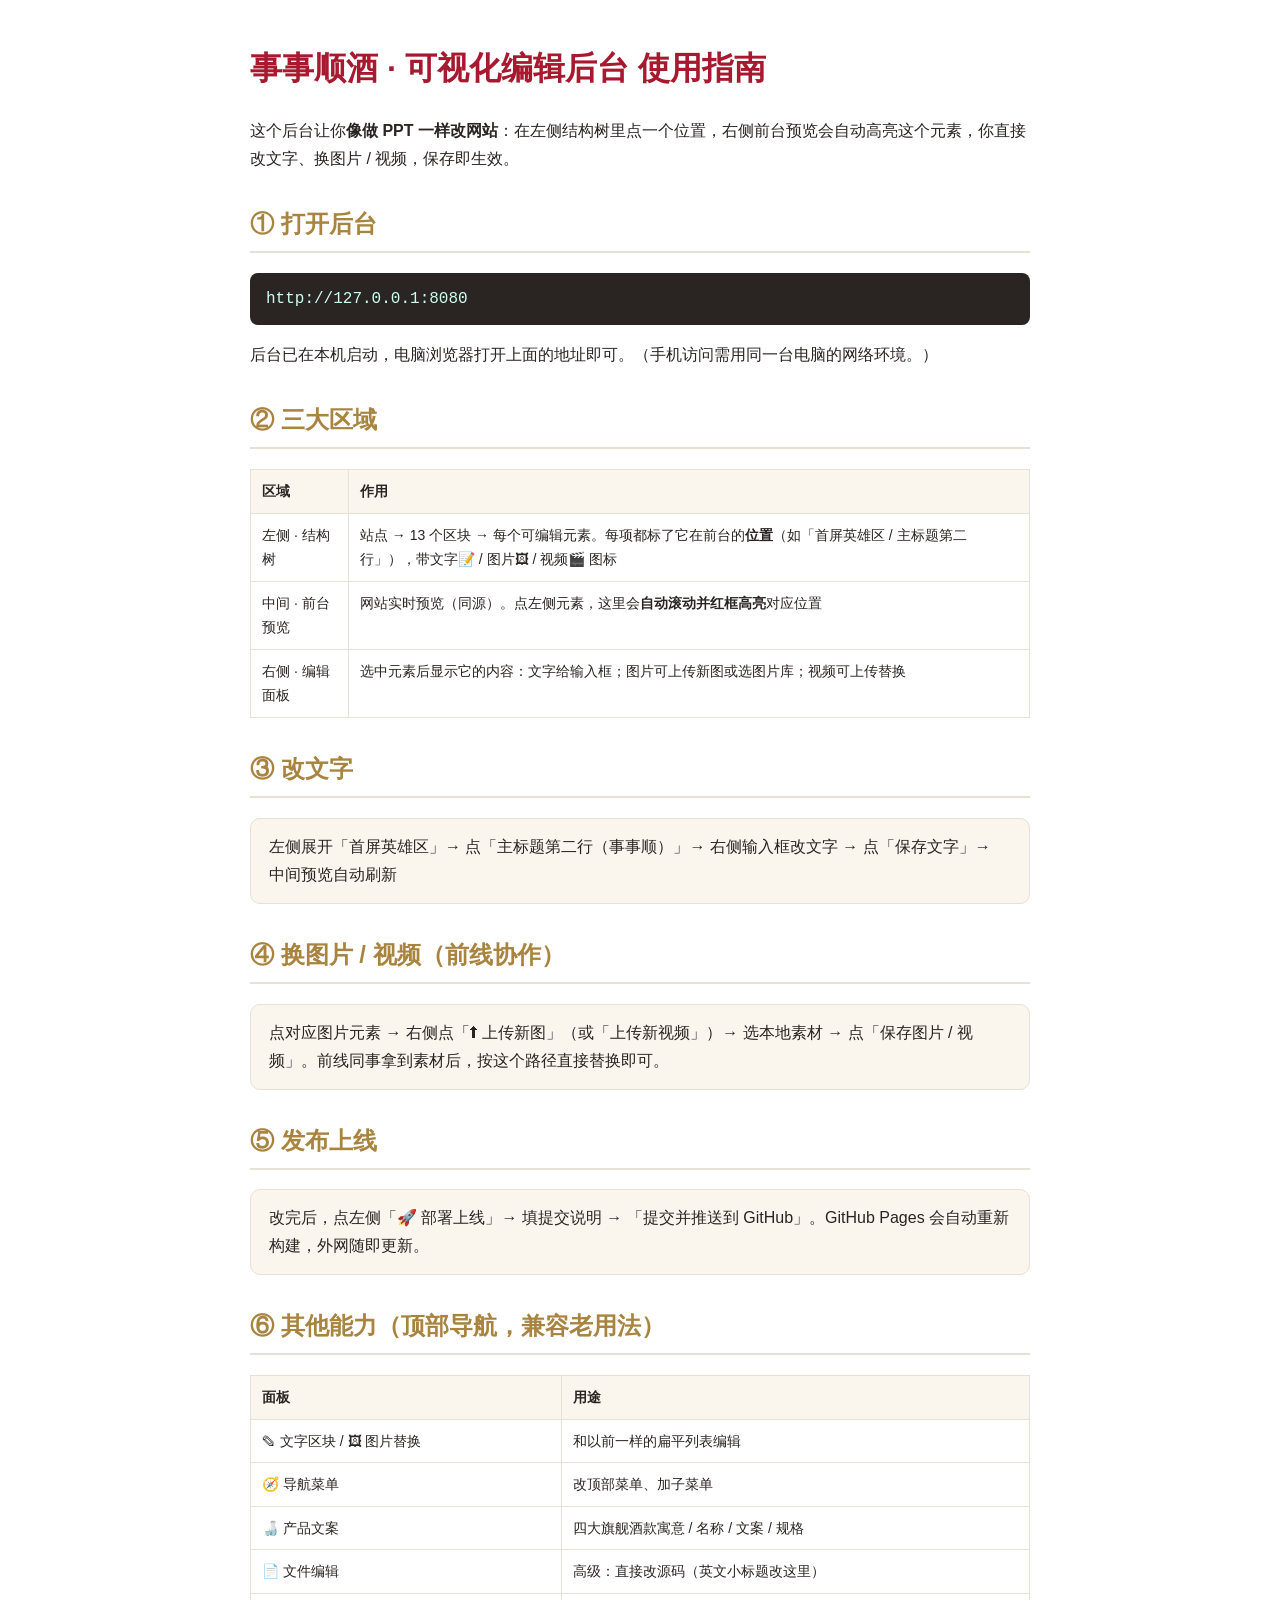
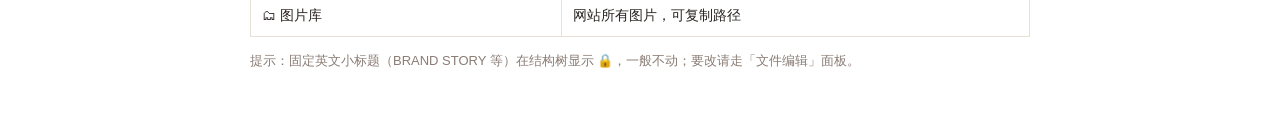
<file: admin/可视化后台使用指南.html>
<!DOCTYPE html>
<html lang="zh-CN">
<head>
<meta charset="UTF-8">
<meta name="viewport" content="width=device-width, initial-scale=1.0">
<title>事顺可视化后台 · 使用指南</title>
<style>
  body{font-family:"PingFang SC","Microsoft YaHei",sans-serif;max-width:780px;margin:40px auto;padding:0 20px;color:#2a2422;line-height:1.75}
  h1{color:#A6192E} h2{color:#a8843f;border-bottom:2px solid #e7e0d4;padding-bottom:6px;margin-top:30px}
  .url{background:#2a2422;color:#cfe;padding:12px 16px;border-radius:8px;font-family:monospace;font-size:16px}
  .step{background:#faf6ee;border:1px solid #e7e0d4;border-radius:10px;padding:14px 18px;margin:12px 0}
  code{background:#f0e9da;padding:2px 6px;border-radius:5px}
  table{width:100%;border-collapse:collapse;margin:10px 0}
  td,th{border:1px solid #e7e0d4;padding:9px 11px;text-align:left;font-size:14px;vertical-align:top}
  th{background:#faf6ee}
  .muted{color:#8a7d75;font-size:13px}
</style>
</head>
<body>
<h1>事事顺酒 · 可视化编辑后台 使用指南</h1>
<p>这个后台让你<strong>像做 PPT 一样改网站</strong>：在左侧结构树里点一个位置，右侧前台预览会自动高亮这个元素，你直接改文字、换图片 / 视频，保存即生效。</p>

<h2>① 打开后台</h2>
<div class="url">http://127.0.0.1:8080</div>
<p>后台已在本机启动，电脑浏览器打开上面的地址即可。（手机访问需用同一台电脑的网络环境。）</p>

<h2>② 三大区域</h2>
<table>
<tr><th>区域</th><th>作用</th></tr>
<tr><td>左侧 · 结构树</td><td>站点 → 13 个区块 → 每个可编辑元素。每项都标了它在前台的<strong>位置</strong>（如「首屏英雄区 / 主标题第二行」），带文字📝 / 图片🖼 / 视频🎬 图标</td></tr>
<tr><td>中间 · 前台预览</td><td>网站实时预览（同源）。点左侧元素，这里会<strong>自动滚动并红框高亮</strong>对应位置</td></tr>
<tr><td>右侧 · 编辑面板</td><td>选中元素后显示它的内容：文字给输入框；图片可上传新图或选图片库；视频可上传替换</td></tr>
</table>

<h2>③ 改文字</h2>
<div class="step">左侧展开「首屏英雄区」→ 点「主标题第二行（事事顺）」→ 右侧输入框改文字 → 点「保存文字」→ 中间预览自动刷新</div>

<h2>④ 换图片 / 视频（前线协作）</h2>
<div class="step">点对应图片元素 → 右侧点「⬆ 上传新图」（或「上传新视频」）→ 选本地素材 → 点「保存图片 / 视频」。前线同事拿到素材后，按这个路径直接替换即可。</div>

<h2>⑤ 发布上线</h2>
<div class="step">改完后，点左侧「🚀 部署上线」→ 填提交说明 → 「提交并推送到 GitHub」。GitHub Pages 会自动重新构建，外网随即更新。</div>

<h2>⑥ 其他能力（顶部导航，兼容老用法）</h2>
<table>
<tr><th>面板</th><th>用途</th></tr>
<tr><td>✎ 文字区块 / 🖼 图片替换</td><td>和以前一样的扁平列表编辑</td></tr>
<tr><td>🧭 导航菜单</td><td>改顶部菜单、加子菜单</td></tr>
<tr><td>🍶 产品文案</td><td>四大旗舰酒款寓意 / 名称 / 文案 / 规格</td></tr>
<tr><td>📄 文件编辑</td><td>高级：直接改源码（英文小标题改这里）</td></tr>
<tr><td>🗂 图片库</td><td>网站所有图片，可复制路径</td></tr>
</table>

<p class="muted">提示：固定英文小标题（BRAND STORY 等）在结构树显示 🔒，一般不动；要改请走「文件编辑」面板。</p>
</body>
</html>
</file>
<file: assets/css/style.css>
/* ============================================================
   事事顺酒 · 品牌官网 V2
   电影感影像叙事 · 中国红 + 鎏金 + 米白 + 墨黑
   ============================================================ */

:root {
  --red: #A6192E;
  --red-dark: #7A0E1E;
  --red-deep: #4A0810;
  --red-bright: #C8102E;
  --gold: #C9A45C;
  --gold-light: #E8D5A8;
  --gold-deep: #A8843E;
  --ink: #17100C;
  --ink-soft: #4A3E36;
  --cream: #F8F3EA;
  --cream-dark: #F0E7D5;
  --blue: #1E3A5F;
  --white: #FFFFFF;
  --serif: "Noto Serif SC", "STSong", "SimSun", serif;
  --sans: "Noto Sans SC", "PingFang SC", "Microsoft YaHei", sans-serif;
  --shadow-lg: 0 30px 70px rgba(23, 16, 12, 0.22);
  --shadow-md: 0 14px 36px rgba(23, 16, 12, 0.12);
  --ease: cubic-bezier(0.22, 1, 0.36, 1);
}

* { margin: 0; padding: 0; box-sizing: border-box; }

html { scroll-behavior: smooth; }

body {
  font-family: var(--sans);
  color: var(--ink);
  background: var(--cream);
  line-height: 1.7;
  overflow-x: hidden;
  -webkit-font-smoothing: antialiased;
}

img { max-width: 100%; display: block; }

a { color: inherit; text-decoration: none; }

.container { max-width: 1220px; margin: 0 auto; padding: 0 30px; }

.section { padding: 120px 0; }

/* ---------- 通用标题 ---------- */

.section-head { text-align: center; margin-bottom: 70px; }

.section-eyebrow {
  font-size: 13px;
  letter-spacing: 7px;
  color: var(--gold-deep);
  font-weight: 500;
  margin-bottom: 16px;
}

.section-title {
  font-family: var(--serif);
  font-size: clamp(32px, 4.8vw, 50px);
  font-weight: 900;
  letter-spacing: 5px;
}

.section-sub { margin-top: 20px; color: var(--ink-soft); font-size: 16px; }

.section-head-dark .section-title, .section-head-dark .section-sub { color: var(--cream); }
.section-head-dark .section-sub { opacity: 0.7; }
.section-head-dark .section-eyebrow { color: var(--gold); }

.gold-divider { display: flex; align-items: center; justify-content: center; gap: 14px; margin-top: 22px; }
.gold-divider i { width: 76px; height: 1px; background: linear-gradient(90deg, transparent, var(--gold)); }
.gold-divider i:last-child { background: linear-gradient(90deg, var(--gold), transparent); }
.gold-divider span { color: var(--gold); font-size: 14px; }

/* ---------- 按钮 ---------- */

.btn {
  display: inline-block;
  padding: 16px 42px;
  font-size: 15px;
  letter-spacing: 4px;
  font-weight: 500;
  border-radius: 2px;
  cursor: pointer;
  transition: all 0.4s var(--ease);
  border: 1px solid transparent;
  text-align: center;
}

.btn-gold {
  background: linear-gradient(135deg, var(--gold) 0%, var(--gold-deep) 100%);
  color: var(--ink);
  box-shadow: 0 10px 28px rgba(201, 164, 92, 0.4);
}

.btn-gold:hover { transform: translateY(-3px); box-shadow: 0 16px 38px rgba(201, 164, 92, 0.55); }

.btn-outline { border-color: rgba(248, 243, 234, 0.55); color: var(--cream); }
.btn-outline:hover { background: rgba(248, 243, 234, 0.12); border-color: var(--cream); }

.btn-ghost { border-color: rgba(23, 16, 12, 0.25); color: var(--ink-soft); background: transparent; }
.btn-ghost:hover { border-color: var(--red); color: var(--red); }

/* ---------- 滚动显现 ---------- */

.reveal {
  opacity: 0;
  transform: translateY(44px);
  transition: opacity 1s var(--ease), transform 1s var(--ease);
}

.reveal.in { opacity: 1; transform: none; }

/* ---------- 年龄门禁 ---------- */

.age-gate {
  position: fixed;
  inset: 0;
  z-index: 9999;
  display: flex;
  align-items: center;
  justify-content: center;
  padding: 20px;
  transition: opacity 0.7s var(--ease), visibility 0.7s;
}

.age-gate.hidden { opacity: 0; visibility: hidden; pointer-events: none; }

.age-gate-bg {
  position: absolute;
  inset: 0;
  background:
    linear-gradient(rgba(23, 16, 12, 0.82), rgba(74, 8, 16, 0.88)),
    url("../images/gen/hero-cinematic.jpg") center/cover;
  filter: blur(6px);
  transform: scale(1.06);
}

.age-gate-card {
  position: relative;
  background: var(--cream);
  border: 1px solid var(--gold);
  outline: 6px double rgba(201, 164, 92, 0.35);
  max-width: 470px;
  width: 100%;
  padding: 54px 46px 42px;
  text-align: center;
  box-shadow: var(--shadow-lg);
  animation: gateIn 0.8s var(--ease);
}

@keyframes gateIn {
  from { opacity: 0; transform: translateY(30px) scale(0.97); }
  to { opacity: 1; transform: none; }
}

.age-gate-seal {
  width: 74px;
  height: 74px;
  margin: 0 auto 22px;
  border-radius: 50%;
  background: linear-gradient(145deg, var(--red) 0%, var(--red-dark) 100%);
  color: var(--gold-light);
  font-family: var(--serif);
  font-size: 40px;
  font-weight: 900;
  display: flex;
  align-items: center;
  justify-content: center;
  box-shadow: 0 10px 26px rgba(166, 25, 46, 0.4), inset 0 0 0 3px rgba(232, 213, 168, 0.4);
}

.age-gate-card h2 {
  font-family: var(--serif);
  font-size: 32px;
  letter-spacing: 10px;
  color: var(--red-dark);
}

.age-gate-sub { font-size: 13px; letter-spacing: 3px; color: var(--gold-deep); margin: 10px 0 26px; }
.age-gate-tip { font-size: 15px; color: var(--ink-soft); margin-bottom: 32px; }
.age-gate-tip strong { color: var(--red); font-size: 21px; }
.age-gate-btns { display: flex; flex-direction: column; gap: 12px; }
.age-gate-note { margin-top: 28px; font-size: 12px; letter-spacing: 2px; color: rgba(74, 62, 54, 0.65); }

/* ---------- 导航 ---------- */

.nav {
  position: fixed;
  top: 0;
  left: 0;
  right: 0;
  z-index: 1000;
  padding: 24px 0;
  transition: transform 0.45s var(--ease), background 0.45s, padding 0.45s, box-shadow 0.45s;
}

.nav.scrolled {
  padding: 10px 0;
  background: rgba(23, 16, 12, 0.9);
  backdrop-filter: blur(14px);
  box-shadow: 0 8px 30px rgba(0, 0, 0, 0.3);
}

.nav.hidden { transform: translateY(-100%); }

.nav-inner {
  max-width: 1340px;
  margin: 0 auto;
  padding: 0 32px;
  display: flex;
  align-items: center;
  justify-content: space-between;
}

.nav-logo {
  display: inline-flex;
  align-items: center;
  color: var(--cream);
  gap: 16px;
}

/* 官方图形标与字标以留白相连，形成克制、完整的品牌锁定组合。 */
.nav-logo-mark {
  height: 58px;
  display: flex;
  align-items: center;
}

.nav-logo-seal-img {
  height: 58px;
  width: auto;
  display: block;
  flex: none;
}

.nav-logo-text {
  font-family: var(--serif);
  font-size: 31px;
  font-weight: 900;
  color: #E4B85A;
  letter-spacing: 7px;
  line-height: 1;
  white-space: nowrap;
  text-shadow: 0 1px 12px rgba(0, 0, 0, 0.26);
  display: flex;
  flex-direction: column;
  gap: 5px;
}

.nav-logo-text em {
  font-family: var(--sans);
  font-size: 8px;
  font-weight: 500;
  font-style: normal;
  letter-spacing: 4px;
  color: #D4A94C;
  width: 100%;
  display: block;
  text-align: justify;
  text-align-last: justify;
}

.nav-menu { display: flex; align-items: center; gap: 36px; }

.nav-menu a {
  color: rgba(248, 243, 234, 0.82);
  font-size: 15px;
  letter-spacing: 2.5px;
  position: relative;
  padding: 6px 0;
  transition: color 0.3s;
}

.nav-menu a::after {
  content: "";
  position: absolute;
  left: 0;
  bottom: 0;
  width: 0;
  height: 1.5px;
  background: var(--gold);
  transition: width 0.4s var(--ease);
}

.nav-menu a:hover { color: var(--gold-light); }
.nav-menu a:hover::after { width: 100%; }

.nav-cta {
  border: 1px solid var(--gold);
  color: var(--gold-light) !important;
  padding: 9px 24px !important;
  border-radius: 2px;
  transition: all 0.35s !important;
}

.nav-cta::after { display: none; }
.nav-cta:hover { background: var(--gold); color: var(--ink) !important; }

.nav-toggle {
  display: none;
  background: none;
  border: none;
  cursor: pointer;
  flex-direction: column;
  gap: 6px;
  padding: 8px;
}

.nav-toggle span { width: 26px; height: 2px; background: var(--cream); transition: all 0.3s var(--ease); }

/* ---------- 首屏 · 电影感 ---------- */

.hero {
  min-height: 100vh;
  position: relative;
  display: flex;
  align-items: center;
  overflow: hidden;
  color: var(--cream);
}

.hero-bg { position: absolute; inset: 0; }

.hero-bg-img {
  width: 100%;
  height: 100%;
  object-fit: cover;
  object-position: 68% center;
  animation: kenburns 26s ease-in-out infinite alternate;
}

@keyframes kenburns {
  from { transform: scale(1); }
  to { transform: scale(1.09); }
}

.hero-bg-shade {
  position: absolute;
  inset: 0;
  background:
    linear-gradient(90deg, rgba(23, 10, 8, 0.88) 0%, rgba(74, 8, 16, 0.62) 42%, rgba(23, 10, 8, 0.18) 75%, rgba(23, 10, 8, 0.42) 100%),
    linear-gradient(0deg, rgba(23, 16, 12, 0.75) 0%, transparent 32%);
}

.hero-inner {
  max-width: 1340px;
  margin: 0 auto;
  padding: 150px 32px 110px;
  position: relative;
  z-index: 2;
  width: 100%;
}

.hero-text { max-width: 640px; }

.hero-eyebrow {
  font-size: 14px;
  letter-spacing: 6px;
  color: var(--gold-light);
  margin-bottom: 30px;
  display: flex;
  align-items: center;
  gap: 18px;
}

.hero-eyebrow::before { content: ""; width: 48px; height: 1px; background: var(--gold); }

.hero-title {
  font-family: var(--serif);
  font-weight: 900;
  line-height: 1.24;
  letter-spacing: 8px;
  font-size: clamp(48px, 7.2vw, 92px);
  text-shadow: 0 4px 30px rgba(201, 164, 92, 0.35), 0 8px 50px rgba(0, 0, 0, 0.45);
}

.hero-line {
  display: block;
  overflow: hidden;
  background: linear-gradient(115deg, #F5E6B8 0%, #E8D5A8 20%, #D4AF55 45%, #F2E4BC 65%, #C9A45C 85%, #B8923D 100%);
  -webkit-background-clip: text;
  background-clip: text;
  color: transparent;
  -webkit-text-fill-color: transparent;
}

.hero-line-gold {
  background: linear-gradient(115deg, #F5E6B8 0%, #E8D5A8 20%, #D4AF55 45%, #F2E4BC 65%, #C9A45C 85%, #B8923D 100%);
  -webkit-background-clip: text;
  background-clip: text;
  color: transparent;
}

.hero-desc {
  margin: 34px 0 46px;
  font-size: 17px;
  font-weight: 300;
  color: rgba(248, 243, 234, 0.88);
  letter-spacing: 1.5px;
  line-height: 2.1;
}

.hero-btns { display: flex; gap: 18px; flex-wrap: wrap; }

.hero-vertical {
  position: absolute;
  right: 40px;
  top: 50%;
  transform: translateY(-50%);
  writing-mode: vertical-rl;
  font-family: var(--serif);
  font-size: 15px;
  letter-spacing: 12px;
  color: rgba(232, 213, 168, 0.6);
  z-index: 2;
}

.hero-scroll {
  position: absolute;
  bottom: 36px;
  left: 50%;
  transform: translateX(-50%);
  width: 26px;
  height: 44px;
  border: 2px solid rgba(232, 213, 168, 0.5);
  border-radius: 14px;
  z-index: 2;
}

.hero-scroll span {
  position: absolute;
  top: 8px;
  left: 50%;
  width: 4px;
  height: 8px;
  margin-left: -2px;
  border-radius: 2px;
  background: var(--gold-light);
  animation: scrollDot 1.8s ease-in-out infinite;
}

@keyframes scrollDot {
  0% { opacity: 0; transform: translateY(0); }
  30% { opacity: 1; }
  100% { opacity: 0; transform: translateY(16px); }
}

/* ---------- 流动标语 ---------- */

.marquee {
  background: linear-gradient(90deg, var(--red-deep), var(--red-dark), var(--red-deep));
  border-top: 1px solid rgba(201, 164, 92, 0.45);
  border-bottom: 1px solid rgba(201, 164, 92, 0.45);
  overflow: hidden;
  padding: 20px 0;
}

.marquee-track {
  display: flex;
  align-items: center;
  gap: 46px;
  width: max-content;
  animation: marquee 36s linear infinite;
}

.marquee-track span {
  font-family: var(--serif);
  font-size: 19px;
  letter-spacing: 6px;
  color: var(--gold-light);
  white-space: nowrap;
}

.marquee-track i { color: var(--gold); font-size: 12px; font-style: normal; }

@keyframes marquee {
  from { transform: translateX(0); }
  to { transform: translateX(-50%); }
}

/* ---------- 品牌引言 ---------- */

.intro {
  background: var(--cream);
  padding: 130px 0 110px;
  text-align: center;
}

.intro-eyebrow {
  font-size: 13px;
  letter-spacing: 7px;
  color: var(--gold-deep);
  margin-bottom: 34px;
}

.intro-title {
  font-family: var(--serif);
  font-weight: 900;
  font-size: clamp(30px, 4.6vw, 54px);
  letter-spacing: 3px;
  line-height: 1.75;
  color: var(--ink);
}

.intro-title em {
  font-style: normal;
  color: var(--red);
  position: relative;
}

.intro-line { display: block; }

.intro-stats {
  margin-top: 90px;
  display: grid;
  grid-template-columns: repeat(4, 1fr);
  gap: 30px;
  text-align: center;
}

.stat { position: relative; padding: 0 12px; }

.stat + .stat::before {
  content: "";
  position: absolute;
  left: -15px;
  top: 14%;
  height: 72%;
  width: 1px;
  background: rgba(201, 164, 92, 0.5);
}

.stat-num, .stat-text {
  font-family: var(--serif);
  font-size: clamp(36px, 4vw, 50px);
  font-weight: 900;
  color: var(--red);
  letter-spacing: 2px;
  display: inline-block;
}

.stat-unit {
  font-family: var(--serif);
  font-size: 20px;
  font-weight: 700;
  color: var(--red);
  margin-left: 3px;
}

.stat p { margin-top: 14px; font-size: 13.5px; color: var(--ink-soft); line-height: 1.8; }

/* ---------- 品牌故事 ---------- */

.story { background: var(--cream); padding-top: 40px; }

.story-lead {
  max-width: 880px;
  margin: 0 auto 80px;
  text-align: center;
  font-size: 17px;
  color: var(--ink-soft);
  line-height: 2.1;
}

.timeline { max-width: 860px; margin: 0 auto; position: relative; padding-left: 36px; }

.timeline::before {
  content: "";
  position: absolute;
  left: 8px;
  top: 8px;
  bottom: 8px;
  width: 2px;
  background: linear-gradient(180deg, var(--gold), var(--red));
}

.timeline-item { position: relative; padding: 0 0 52px 40px; }
.timeline-item:last-child { padding-bottom: 0; }

.timeline-item::before {
  content: "";
  position: absolute;
  left: -36px;
  top: 8px;
  width: 16px;
  height: 16px;
  border-radius: 50%;
  background: var(--cream);
  border: 3px solid var(--red);
  box-shadow: 0 0 0 5px rgba(166, 25, 46, 0.12);
}

.timeline-year {
  font-family: var(--serif);
  font-size: 26px;
  font-weight: 900;
  color: var(--red);
  letter-spacing: 2px;
  margin-bottom: 8px;
}

.timeline-body h3 { font-family: var(--serif); font-size: 20px; letter-spacing: 1px; margin-bottom: 8px; }
.timeline-body p { color: var(--ink-soft); font-size: 15px; }

.story-quote {
  max-width: 820px;
  margin: 90px auto 0;
  text-align: center;
  padding: 60px 30px 50px;
  position: relative;
  border-top: 1px solid rgba(201, 164, 92, 0.55);
}

.story-quote::before {
  content: "「";
  position: absolute;
  top: -6px;
  left: 50%;
  transform: translateX(-50%);
  font-family: var(--serif);
  font-size: 60px;
  color: var(--gold);
  background: var(--cream);
  padding: 0 22px;
  line-height: 1;
}

.story-quote p {
  font-family: var(--serif);
  font-size: clamp(22px, 3vw, 30px);
  font-weight: 700;
  letter-spacing: 2px;
  color: var(--red-dark);
  line-height: 1.9;
}

.story-quote cite {
  display: block;
  margin-top: 24px;
  font-style: normal;
  font-size: 14px;
  letter-spacing: 3px;
  color: var(--gold-deep);
}

/* ---------- 吉祥文化 · 图腾 ---------- */

.culture {
  background:
    radial-gradient(ellipse 70% 55% at 85% 8%, rgba(166, 25, 46, 0.28), transparent 60%),
    linear-gradient(170deg, #1D130E 0%, var(--ink) 100%);
  color: var(--cream);
  padding: 120px 0;
}

.culture-grid {
  max-width: 1220px;
  margin: 0 auto;
  padding: 0 30px;
  display: grid;
  grid-template-columns: 0.9fr 1.1fr;
  gap: 80px;
  align-items: center;
}

.culture-visual { position: relative; }

.culture-img {
  border-radius: 4px;
  box-shadow: 0 40px 90px rgba(0, 0, 0, 0.55);
  border: 1px solid rgba(201, 164, 92, 0.4);
}

.culture-visual-note {
  position: absolute;
  right: -22px;
  bottom: 40px;
  background: var(--red-dark);
  border: 1px solid var(--gold);
  padding: 20px 26px;
  box-shadow: var(--shadow-lg);
}

.culture-visual-note p {
  font-family: var(--serif);
  font-size: 19px;
  letter-spacing: 3px;
  color: var(--gold-light);
}

.culture-visual-note span { font-size: 12px; letter-spacing: 2px; color: rgba(248, 243, 234, 0.7); }

.culture-content .section-eyebrow { color: var(--gold); }

.culture-title {
  font-family: var(--serif);
  font-size: clamp(34px, 4.4vw, 52px);
  font-weight: 900;
  letter-spacing: 5px;
  line-height: 1.5;
  margin: 14px 0 24px;
}

.culture-desc {
  color: rgba(248, 243, 234, 0.72);
  font-size: 15.5px;
  line-height: 2.1;
  margin-bottom: 44px;
}

.culture-items { display: flex; flex-direction: column; gap: 4px; }

.culture-item {
  display: flex;
  gap: 26px;
  padding: 26px 10px;
  border-top: 1px solid rgba(201, 164, 92, 0.28);
  transition: background 0.4s, padding 0.4s var(--ease);
}

.culture-item:last-child { border-bottom: 1px solid rgba(201, 164, 92, 0.28); }
.culture-item:hover { background: rgba(201, 164, 92, 0.06); padding-left: 22px; }

.culture-item-num {
  font-family: var(--serif);
  font-size: 30px;
  font-weight: 900;
  color: var(--gold);
  opacity: 0.7;
  flex: none;
  padding-top: 2px;
}

.culture-item h3 {
  font-family: var(--serif);
  font-size: 23px;
  letter-spacing: 5px;
  color: var(--gold-light);
  margin-bottom: 8px;
}

.culture-item p { font-size: 14.5px; color: rgba(248, 243, 234, 0.68); line-height: 1.9; }

/* ---------- 产品中心 ---------- */

.products { background: var(--cream); }

.products-grid { display: grid; grid-template-columns: repeat(2, 1fr); gap: 34px; }

.product-card {
  background: var(--white);
  border: 1px solid rgba(201, 164, 92, 0.4);
  box-shadow: var(--shadow-md);
  overflow: hidden;
  transition: all 0.5s var(--ease);
  display: flex;
  flex-direction: column;
}

.product-card:hover { transform: translateY(-14px); box-shadow: var(--shadow-lg); border-color: var(--gold); }

.product-img {
  position: relative;
  padding: 40px 30px;
  display: flex;
  align-items: center;
  justify-content: center;
  overflow: hidden;
  min-height: 380px;
}

.product-img-red { background: linear-gradient(170deg, #FDF3E8, #F4DFC8 60%, #EFD3B4); }
.product-img-blue { background: linear-gradient(170deg, #EDF1F6, #D9E2EC 60%, #C4D2E0); }
.product-img-gold { background: linear-gradient(170deg, #FBF4E4, #F1E2C0 60%, #E6CF9E); }

.product-img img {
  max-height: 320px;
  max-width: 100%;
  width: auto;
  object-fit: contain;
  transition: transform 0.7s var(--ease);
  filter: drop-shadow(0 18px 24px rgba(23, 16, 12, 0.22));
}

.product-card:hover .product-img img { transform: scale(1.07) translateY(-4px); }

.product-tag {
  position: absolute;
  top: 18px;
  left: 18px;
  font-size: 12px;
  letter-spacing: 2.5px;
  padding: 7px 15px;
  color: var(--cream);
  background: var(--red);
  border-radius: 2px;
}

.product-img-blue .product-tag { background: var(--blue); }
.product-img-gold .product-tag { background: linear-gradient(135deg, var(--gold), var(--gold-deep)); color: var(--ink); }

.product-body { padding: 32px 30px 36px; flex: 1; display: flex; flex-direction: column; }

.product-body h3 {
  font-family: var(--serif);
  font-size: 25px;
  letter-spacing: 2px;
  color: var(--red-dark);
}

.product-spec { font-size: 13px; letter-spacing: 2px; color: var(--gold-deep); margin: 10px 0 14px; }
.product-desc { font-size: 14.5px; color: var(--ink-soft); flex: 1; }

.product-meta {
  list-style: none;
  margin-top: 20px;
  border-top: 1px dashed rgba(201, 164, 92, 0.6);
  padding-top: 15px;
}

.product-meta li {
  font-size: 13px;
  color: var(--ink-soft);
  padding-left: 18px;
  position: relative;
  line-height: 2;
}

.product-meta li::before {
  content: "";
  position: absolute;
  left: 0;
  top: 12px;
  width: 7px;
  height: 7px;
  background: var(--gold);
  transform: rotate(45deg);
}

.custom-banner {
  margin-top: 52px;
  padding: 46px 52px;
  background:
    radial-gradient(ellipse 70% 130% at 100% 0%, rgba(200, 16, 46, 0.4), transparent 60%),
    linear-gradient(120deg, var(--red-dark), var(--red-deep));
  color: var(--cream);
  display: flex;
  align-items: center;
  justify-content: space-between;
  gap: 30px;
  flex-wrap: wrap;
  border: 1px solid rgba(201, 164, 92, 0.5);
  box-shadow: var(--shadow-md);
}

.custom-banner h3 {
  font-family: var(--serif);
  font-size: 27px;
  letter-spacing: 4px;
  color: var(--gold-light);
  margin-bottom: 10px;
}

.custom-banner p { font-size: 15px; color: rgba(248, 243, 234, 0.85); }

/* ---------- 匠心酿造 · 全幅影像 ---------- */

.craft { background: var(--ink); padding: 120px 0 0; }

.craft-panels {
  display: grid;
  grid-template-columns: repeat(3, 1fr);
  gap: 0;
  margin-top: 70px;
}

.craft-panel {
  position: relative;
  height: 560px;
  overflow: hidden;
}

.craft-panel-imgwrap { position: absolute; inset: 0; }

.craft-panel-imgwrap img {
  width: 100%;
  height: 100%;
  object-fit: cover;
  transition: transform 1.2s var(--ease), filter 1.2s var(--ease);
  filter: brightness(0.82);
}

.craft-panel:hover .craft-panel-imgwrap img { transform: scale(1.08); filter: brightness(0.95); }

.craft-panel::after {
  content: "";
  position: absolute;
  inset: 0;
  background: linear-gradient(180deg, rgba(23, 16, 12, 0.15) 30%, rgba(23, 16, 12, 0.9) 92%);
}

.craft-panel-body {
  position: absolute;
  left: 0;
  right: 0;
  bottom: 0;
  padding: 40px 36px 42px;
  z-index: 2;
  color: var(--cream);
}

.craft-num {
  font-family: var(--serif);
  font-size: 40px;
  font-weight: 900;
  color: var(--gold);
  opacity: 0.75;
  display: block;
  margin-bottom: 12px;
}

.craft-panel-body h3 {
  font-family: var(--serif);
  font-size: 25px;
  letter-spacing: 5px;
  color: var(--gold-light);
  margin-bottom: 12px;
}

.craft-panel-body p {
  font-size: 14px;
  color: rgba(248, 243, 234, 0.78);
  line-height: 1.9;
  max-height: 0;
  opacity: 0;
  overflow: hidden;
  transition: max-height 0.6s var(--ease), opacity 0.6s;
}

.craft-panel:hover .craft-panel-body p { max-height: 130px; opacity: 1; }

/* ---------- 场景体验 ---------- */

.scenes { background: var(--cream); }

.scenes-grid {
  display: grid;
  grid-template-columns: 1.25fr 1fr;
  gap: 28px;
  align-items: stretch;
}

.scene-card {
  position: relative;
  overflow: hidden;
  border-radius: 4px;
  box-shadow: var(--shadow-md);
  min-height: 640px;
}

.scene-card img {
  position: absolute;
  inset: 0;
  width: 100%;
  height: 100%;
  object-fit: cover;
  transition: transform 1s var(--ease);
}

.scene-card:hover img { transform: scale(1.05); }

.scene-card figcaption {
  position: absolute;
  left: 0;
  right: 0;
  bottom: 0;
  padding: 70px 36px 32px;
  background: linear-gradient(180deg, transparent, rgba(23, 16, 12, 0.9));
  color: var(--cream);
}

.scene-card figcaption h3 {
  font-family: var(--serif);
  font-size: 25px;
  letter-spacing: 4px;
  color: var(--gold-light);
  margin-bottom: 8px;
}

.scene-card figcaption p { font-size: 14.5px; color: rgba(248, 243, 234, 0.85); }

.scenes-side { display: flex; flex-direction: column; gap: 28px; }

.scene-text-card {
  flex: 1;
  padding: 34px 32px;
  background: var(--ink);
  color: var(--cream);
  display: flex;
  flex-direction: column;
  justify-content: center;
  border-radius: 4px;
  border-left: 4px solid var(--gold);
  box-shadow: var(--shadow-md);
  transition: transform 0.45s var(--ease);
}

.scene-text-card:hover { transform: translateX(8px); }

.scene-text-card h3 {
  font-family: var(--serif);
  font-size: 24px;
  letter-spacing: 5px;
  color: var(--gold-light);
  margin-bottom: 10px;
}

.scene-text-card p { font-size: 14.5px; color: rgba(248, 243, 234, 0.75); }

.scene-text-red { background: linear-gradient(135deg, var(--red), var(--red-dark)); border-left-color: var(--gold-light); }

.scene-text-gold { background: linear-gradient(135deg, #3A2C14, #241A0C); border-left-color: var(--gold); }

/* ---------- 品牌动态 ---------- */

.section-cream { background: var(--cream-dark); }

.news-grid { display: grid; grid-template-columns: repeat(3, 1fr); gap: 32px; }

.news-card {
  background: var(--white);
  box-shadow: var(--shadow-md);
  overflow: hidden;
  transition: all 0.5s var(--ease);
  border: 1px solid rgba(201, 164, 92, 0.3);
}

.news-card:hover { transform: translateY(-12px); box-shadow: var(--shadow-lg); }

.news-img { height: 220px; overflow: hidden; }

.news-img img {
  width: 100%;
  height: 100%;
  object-fit: cover;
  transition: transform 0.8s var(--ease);
}

.news-card:hover .news-img img { transform: scale(1.08); }

.news-body { padding: 28px 28px 34px; }
.news-body time { font-size: 12px; letter-spacing: 3px; color: var(--gold-deep); }

.news-body h3 {
  font-family: var(--serif);
  font-size: 20px;
  letter-spacing: 1px;
  margin: 12px 0 12px;
  color: var(--red-dark);
}

.news-body p { font-size: 14px; color: var(--ink-soft); }

/* ---------- 招商合作 ---------- */

.partner { background: var(--cream); }

.partner-grid { display: grid; grid-template-columns: 1.1fr 0.9fr; gap: 42px; align-items: start; }

.partner-channels { display: grid; grid-template-columns: repeat(2, 1fr); gap: 18px; }

.channel-item {
  background: var(--white);
  border: 1px solid rgba(201, 164, 92, 0.4);
  padding: 28px 26px;
  transition: all 0.4s var(--ease);
  box-shadow: 0 8px 20px rgba(23, 16, 12, 0.06);
}

.channel-item:hover { border-color: var(--red); transform: translateY(-6px); box-shadow: var(--shadow-md); }

.channel-item strong {
  font-family: var(--serif);
  font-size: 20px;
  letter-spacing: 3px;
  color: var(--red-dark);
  display: block;
  margin-bottom: 8px;
}

.channel-item span { font-size: 13px; color: var(--ink-soft); letter-spacing: 1px; }

.partner-card {
  background:
    radial-gradient(ellipse 90% 80% at 100% 0%, rgba(201, 164, 92, 0.16), transparent 60%),
    var(--ink);
  color: var(--cream);
  padding: 48px 44px;
  border: 1px solid rgba(201, 164, 92, 0.5);
  box-shadow: var(--shadow-lg);
}

.partner-card h3 {
  font-family: var(--serif);
  font-size: 22px;
  letter-spacing: 2px;
  color: var(--gold-light);
  margin-bottom: 26px;
  padding-bottom: 20px;
  border-bottom: 1px solid rgba(201, 164, 92, 0.4);
}

.partner-card ul { list-style: none; }

.partner-card li {
  display: flex;
  gap: 18px;
  font-size: 14.5px;
  padding: 11px 0;
  color: rgba(248, 243, 234, 0.85);
  line-height: 1.7;
}

.partner-card li span {
  flex: none;
  width: 46px;
  color: var(--gold);
  font-size: 13px;
  letter-spacing: 2px;
  padding-top: 2px;
}

.partner-note {
  margin-top: 24px;
  font-size: 12.5px;
  color: rgba(248, 243, 234, 0.55);
  border-top: 1px dashed rgba(201, 164, 92, 0.4);
  padding-top: 18px;
}

/* ---------- 页脚 ---------- */

.footer {
  background: #100B08;
  color: rgba(248, 243, 234, 0.7);
  padding: 76px 0 0;
  border-top: 3px solid var(--gold);
}

.footer-grid {
  display: grid;
  grid-template-columns: 1.4fr 1fr 1fr 1fr;
  gap: 44px;
  padding-bottom: 56px;
}

.footer-logo {
  display: flex;
  align-items: center;
  gap: 12px;
  margin-bottom: 18px;
}

.footer-seal-img {
  height: 80px;
  width: auto;
  display: block;
  flex: none;
}

.footer-logo-text {
  font-family: var(--serif);
  font-size: 22px;
  font-weight: 900;
  color: var(--cream);
  letter-spacing: 4px;
}

.footer-brand p { font-size: 14px; line-height: 2; }

.footer-col h4 {
  font-family: var(--serif);
  font-size: 16px;
  letter-spacing: 3px;
  color: var(--gold);
  margin-bottom: 20px;
}

.footer-col a { display: block; font-size: 14px; padding: 5px 0; transition: color 0.3s; }
.footer-col a:hover { color: var(--gold-light); }
.footer-col p { font-size: 14px; line-height: 2; }

.footer-bottom {
  border-top: 1px solid rgba(201, 164, 92, 0.2);
  padding: 24px 0;
  text-align: center;
  font-size: 12.5px;
  letter-spacing: 1px;
  color: rgba(248, 243, 234, 0.45);
}

/* ---------- 企业精神 ---------- */

.story-motto {
  margin: 80px auto 0;
  text-align: center;
  font-family: var(--serif);
  font-size: clamp(20px, 3vw, 30px);
  font-weight: 900;
  letter-spacing: 6px;
  color: var(--red-dark);
  display: flex;
  align-items: center;
  justify-content: center;
  gap: 20px;
  flex-wrap: wrap;
}

.story-motto i { color: var(--gold); font-style: normal; font-size: 0.7em; }

/* ---------- 品牌荣誉 ---------- */

.honors {
  background:
    radial-gradient(ellipse 60% 70% at 12% 30%, rgba(166, 25, 46, 0.32), transparent 62%),
    linear-gradient(165deg, var(--red-deep) 0%, #2E060C 100%);
  color: var(--cream);
  padding: 120px 0;
}

.honors-grid {
  display: grid;
  grid-template-columns: 0.82fr 1.18fr;
  gap: 80px;
  align-items: center;
}

.honors-visual { position: relative; }

.honors-img {
  border-radius: 4px;
  box-shadow: 0 40px 90px rgba(0, 0, 0, 0.55);
  border: 1px solid rgba(201, 164, 92, 0.4);
}

.honors-visual-note {
  position: absolute;
  left: -22px;
  bottom: 44px;
  background: rgba(23, 16, 12, 0.92);
  border: 1px solid var(--gold);
  padding: 20px 26px;
  box-shadow: var(--shadow-lg);
}

.honors-visual-note p {
  font-family: var(--serif);
  font-size: 19px;
  letter-spacing: 3px;
  color: var(--gold-light);
}

.honors-visual-note span { font-size: 12px; letter-spacing: 2px; color: rgba(248, 243, 234, 0.7); }

.honors-content .section-eyebrow { color: var(--gold); }

.honors-title {
  font-family: var(--serif);
  font-size: clamp(32px, 4.2vw, 48px);
  font-weight: 900;
  letter-spacing: 4px;
  line-height: 1.5;
  margin: 14px 0 20px;
}

.honors-desc {
  color: rgba(248, 243, 234, 0.72);
  font-size: 15.5px;
  line-height: 2.1;
  margin-bottom: 40px;
}

.honors-list { display: grid; grid-template-columns: repeat(2, 1fr); gap: 4px 28px; }

.honor-item {
  display: flex;
  gap: 18px;
  padding: 18px 12px;
  border-top: 1px solid rgba(201, 164, 92, 0.26);
  transition: background 0.4s, padding 0.4s var(--ease);
}

.honor-item:hover { background: rgba(201, 164, 92, 0.07); padding-left: 22px; }

.honor-year {
  font-family: var(--serif);
  font-size: 20px;
  font-weight: 900;
  color: var(--gold);
  flex: none;
  width: 64px;
  padding-top: 2px;
  letter-spacing: 1px;
}

.honor-item h3 {
  font-family: var(--serif);
  font-size: 18px;
  letter-spacing: 2px;
  color: var(--gold-light);
  margin-bottom: 4px;
}

.honor-item p { font-size: 13px; color: rgba(248, 243, 234, 0.62); line-height: 1.7; }

/* ---------- 匠心 · 大师 ---------- */

.craft-master {
  background: linear-gradient(180deg, var(--ink) 0%, #201510 100%);
  padding: 110px 0 120px;
  color: var(--cream);
}

.craft-master-grid {
  display: grid;
  grid-template-columns: 1.05fr 0.95fr;
  gap: 76px;
  align-items: center;
}

.craft-master-visual img {
  border-radius: 4px;
  box-shadow: 0 40px 90px rgba(0, 0, 0, 0.55);
  border: 1px solid rgba(201, 164, 92, 0.35);
}

.craft-master-content .section-eyebrow { color: var(--gold); }

.craft-master-title {
  font-family: var(--serif);
  font-size: clamp(32px, 4.2vw, 50px);
  font-weight: 900;
  letter-spacing: 5px;
  line-height: 1.5;
  margin: 14px 0 20px;
}

.craft-master-desc {
  color: rgba(248, 243, 234, 0.72);
  font-size: 15.5px;
  line-height: 2.1;
  margin-bottom: 42px;
}

.craft-stats {
  display: grid;
  grid-template-columns: repeat(3, 1fr);
  gap: 26px 20px;
}

.craft-stat strong {
  font-family: var(--serif);
  font-size: clamp(26px, 2.6vw, 36px);
  font-weight: 900;
  color: var(--gold);
  letter-spacing: 1px;
  display: block;
}

.craft-stat strong em {
  font-style: normal;
  font-size: 0.55em;
  margin-left: 2px;
  color: var(--gold-light);
}

.craft-stat span {
  display: block;
  margin-top: 6px;
  font-size: 12.5px;
  letter-spacing: 1.5px;
  color: rgba(248, 243, 234, 0.6);
}

/* ---------- 产品图背景补充 ---------- */

.product-img-champagne { background: linear-gradient(170deg, #FBF3DF, #F3E3C2 60%, #E9D1A4); }


/* ---------- 响应式 ---------- */

@media (max-width: 1024px) {
  .intro-stats { grid-template-columns: repeat(2, 1fr); gap: 44px 20px; }
  .stat + .stat::before { display: none; }
  .products-grid, .news-grid { grid-template-columns: repeat(2, 1fr); }
  .culture-grid, .honors-grid, .craft-master-grid { grid-template-columns: 1fr; gap: 60px; }
  .culture-visual { max-width: 520px; margin: 0 auto; }
  .culture-visual-note { right: 10px; }
  .honors-visual { max-width: 480px; margin: 0 auto; }
  .honors-visual-note { left: 10px; }
  .craft-panels { grid-template-columns: 1fr; }
  .craft-panel { height: 420px; }
  .craft-panel-body p { max-height: 130px; opacity: 1; }
  .partner-grid { grid-template-columns: 1fr; }
  .hero-vertical { display: none; }
}

@media (max-width: 768px) {
  .section { padding: 80px 0; }
  .nav { padding: 14px 0; }
  .nav-toggle { display: flex; }
  .nav-menu {
    position: fixed;
    top: 0;
    right: -100%;
    width: min(330px, 86vw);
    height: 100vh;
    background: rgba(16, 11, 8, 0.98);
    flex-direction: column;
    align-items: flex-start;
    padding: 110px 40px 40px;
    gap: 26px;
    transition: right 0.45s var(--ease);
    box-shadow: -10px 0 40px rgba(0, 0, 0, 0.4);
  }
  .nav-menu.open { right: 0; }
  .nav-menu a { font-size: 18px; }
  .nav-toggle.active span:nth-child(1) { transform: translateY(8px) rotate(45deg); }
  .nav-toggle.active span:nth-child(2) { opacity: 0; }
  .nav-toggle.active span:nth-child(3) { transform: translateY(-8px) rotate(-45deg); }

  .hero-bg-img { object-position: 62% center; }
  .hero-inner { padding-top: 130px; }
  .hero-title { letter-spacing: 5px; }
  .hero-desc { font-size: 15.5px; }
  .intro { padding: 90px 0 70px; }
  .products-grid, .news-grid, .honors-list { grid-template-columns: 1fr; }
  .craft-stats { grid-template-columns: repeat(2, 1fr); }
  .scenes-grid { grid-template-columns: 1fr; }
  .scene-card { min-height: 380px; }
  .partner-channels { grid-template-columns: 1fr; }
  .custom-banner { padding: 36px 28px; text-align: center; justify-content: center; }
  .footer-grid { grid-template-columns: 1fr 1fr; gap: 32px; }
  .timeline { padding-left: 28px; }
  .timeline-item { padding-left: 28px; }
  .timeline-item::before { left: -28px; }
  .culture-item-num { font-size: 24px; }
}

@media (max-width: 480px) {
  .intro-stats { grid-template-columns: 1fr; }
  .footer-grid { grid-template-columns: 1fr; }
  .age-gate-card { padding: 42px 28px 34px; }
  .marquee-track span { font-size: 16px; }
}

/* ============================================================
   V2 版块：老子临水、四大旗舰、顺意时刻
   从 shishishun365 设计系统移植，保持深酒红/漆黑/古金基调
   ============================================================ */

.v2-section-en { display: none; }

.v2-eyebrow {
  margin: 0 0 18px;
  color: var(--gold);
  font-size: 11px;
  font-weight: 600;
  letter-spacing: .3em;
}

/* ---------- 顺文化 · 老子临水融合画面 ---------- */

.v2-culture-editorial {
  position: relative;
  min-height: 760px;
  overflow: hidden;
  border-top: 1px solid var(--gold);
  border-bottom: 1px solid rgba(201, 164, 92, .24);
  background: #140607;
  isolation: isolate;
}

.v2-culture-editorial::after {
  content: "";
  position: absolute;
  z-index: 1;
  inset: 0;
  background:
    linear-gradient(90deg, rgba(16, 4, 6, .97) 0%, rgba(28, 8, 10, .91) 28%, rgba(21, 7, 8, .48) 48%, rgba(10, 5, 4, .08) 70%),
    linear-gradient(180deg, rgba(9, 3, 4, .18), transparent 48%, rgba(9, 3, 4, .48));
  pointer-events: none;
}

.v2-manifesto {
  position: relative;
  z-index: 2;
  overflow: hidden;
  display: flex;
  flex-direction: column;
  justify-content: center;
  width: min(1220px, calc(100vw - 80px));
  min-height: 760px;
  margin: 0 auto;
  padding: 92px 0 76px;
}

.v2-manifesto::after {
  content: "顺";
  position: absolute;
  right: -10px;
  bottom: -54px;
  color: rgba(201, 164, 92, .045);
  font: 900 220px/1 var(--serif);
}

.v2-manifesto h2 {
  margin: 0 0 38px;
  color: var(--gold-light);
  font: 700 clamp(31px, 3.2vw, 46px)/1.52 var(--serif);
  letter-spacing: .035em;
}

.v2-manifesto h2 span { display: block; }

.v2-manifesto h2 span:first-child { margin-bottom: 6px; font-size: 1.42em; line-height: 1.2; }

.v2-manifesto > p:not(.v2-section-en) {
  position: relative;
  z-index: 1;
  max-width: 380px;
  margin: 0 0 25px;
  color: rgba(248, 243, 234, .69);
  font: 400 14px/2.08 var(--serif);
}

.v2-culture-river {
  position: absolute;
  z-index: 0;
  inset: 0;
  min-width: 0;
  margin: 0;
  overflow: hidden;
  background: #0f0d0c;
}

.v2-culture-river::after {
  content: "";
  position: absolute;
  inset: 0;
  background:
    linear-gradient(90deg, rgba(20, 6, 7, .22), transparent 34%, transparent 76%, rgba(10, 5, 4, .18)),
    linear-gradient(180deg, rgba(10, 5, 4, .12), transparent 48%, rgba(10, 5, 4, .38));
  box-shadow: inset 0 0 90px rgba(10, 4, 4, .28);
  pointer-events: none;
}

.v2-culture-river img {
  width: 100%;
  height: 100%;
  min-height: 760px;
  object-fit: cover;
  object-position: 54% center;
  filter: saturate(.7) sepia(.08) contrast(1.03) brightness(.87);
}

.v2-culture-river figcaption {
  position: absolute;
  z-index: 1;
  inset: auto 42px 34px auto;
  padding-left: 48px;
  color: rgba(232, 213, 152, .72);
  font: 500 12px/1.6 var(--serif);
  letter-spacing: .32em;
}

.v2-culture-river figcaption::before {
  content: "";
  position: absolute;
  left: 0;
  top: 50%;
  width: 32px;
  height: 1px;
  background: rgba(201, 164, 92, .52);
}

/* ---------- 四大旗舰系列 ---------- */

.v2-flagships {
  position: relative;
  overflow: hidden;
  padding: 76px max(22px, calc((100vw - 1320px) / 2)) 56px;
  background:
    radial-gradient(ellipse at 50% 72%, rgba(89, 37, 25, .22), transparent 50%),
    linear-gradient(180deg, #100506, #080303 80%);
}

.v2-flagships::before {
  content: "";
  position: absolute;
  inset: 0;
  background: linear-gradient(90deg, transparent, rgba(201, 164, 92, .025) 50%, transparent);
  pointer-events: none;
}

.v2-section-heading {
  position: relative;
  z-index: 1;
  width: min(1220px, calc(100vw - 80px));
  margin: 0 auto 48px;
  text-align: center;
}

.v2-section-heading h2 {
  margin: 0 0 13px;
  color: var(--gold-light);
  font: 700 clamp(34px, 4vw, 54px)/1.35 var(--serif);
  letter-spacing: .12em;
}

.v2-product-exhibits {
  position: relative;
  z-index: 1;
  width: min(1320px, 100%);
  margin: 0 auto;
  display: grid;
  grid-template-columns: repeat(4, minmax(0, 1fr));
  align-items: end;
  border-bottom: 1px solid rgba(201, 164, 92, .38);
}

.v2-product-exhibits::before {
  content: "";
  position: absolute;
  inset: auto 0 0;
  height: 54px;
  border-top: 1px solid rgba(201, 164, 92, .2);
  background: linear-gradient(180deg, rgba(60, 22, 18, .72), rgba(17, 6, 6, .94));
  box-shadow: 0 -18px 34px rgba(0, 0, 0, .36), inset 0 1px rgba(232, 207, 152, .07);
}

.v2-product-exhibit {
  position: relative;
  z-index: 1;
  min-width: 0;
  padding: 0 14px 26px;
  border: 0;
  border-right: 1px solid rgba(201, 164, 92, .24);
  background: transparent;
  color: var(--cream);
  cursor: pointer;
  text-align: center;
  transition: transform .34s var(--ease), color .3s;
}

.v2-product-exhibit:first-child { border-left: 1px solid rgba(201, 164, 92, .24); }

.v2-product-exhibit:hover,
.v2-product-exhibit.is-active {
  z-index: 1;
  transform: translateY(-5px);
}

.v2-product-art {
  position: relative;
  display: flex;
  align-items: flex-end;
  justify-content: center;
  height: clamp(310px, 36vw, 470px);
  margin: 0 auto 18px;
  isolation: isolate;
}

.v2-product-art::before {
  content: "";
  position: absolute;
  z-index: -1;
  left: 50%;
  bottom: 10px;
  width: min(86%, 240px);
  aspect-ratio: 1;
  border-radius: 50%;
  background: radial-gradient(circle, rgba(142, 88, 44, .2), transparent 68%);
}

.v2-product-art img {
  width: auto;
  height: 92%;
  max-width: 94%;
  object-fit: contain;
  object-position: center bottom;
  filter: saturate(.74) brightness(.86) contrast(1.06) drop-shadow(0 22px 18px rgba(0, 0, 0, .46));
  transition: transform .65s var(--ease), filter .35s;
}

.v2-product-exhibit[data-product="china-red"] .v2-product-art img { height: 89%; }
.v2-product-exhibit[data-product="family"] .v2-product-art img { height: 94%; }

.v2-product-exhibit:hover .v2-product-art img,
.v2-product-exhibit.is-active .v2-product-art img {
  transform: translateY(-5px) scale(1.018);
  filter: saturate(.82) brightness(.92) contrast(1.05) drop-shadow(0 24px 20px rgba(0, 0, 0, .5));
}

.v2-product-index { display: none; }

.v2-product-exhibit strong {
  display: block;
  color: var(--cream);
  font: 600 clamp(16px, 1.6vw, 22px)/1.45 var(--serif);
  letter-spacing: .06em;
}

.v2-product-exhibit em {
  display: block;
  margin-top: 5px;
  color: rgba(232, 207, 152, .78);
  font: 400 13px/1.5 var(--serif);
  letter-spacing: .15em;
}

.v2-product-detail {
  position: relative;
  z-index: 1;
  width: min(960px, calc(100% - 48px));
  margin: 28px auto 0;
  padding: 18px 0;
  display: grid;
  grid-template-columns: .75fr 1.35fr auto;
  gap: 36px;
  align-items: center;
  border-bottom: 1px solid rgba(201, 164, 92, .24);
}

.v2-product-detail .v2-eyebrow { margin-bottom: 3px; }

.v2-product-detail h3 {
  margin: 0;
  color: var(--gold-light);
  font: 600 20px/1.5 var(--serif);
}

.v2-product-detail > p {
  margin: 0;
  color: rgba(248, 243, 234, .62);
  font-family: var(--serif);
  font-size: 13px;
}

.v2-product-detail .v2-product-spec {
  color: var(--gold);
  font: 400 11px/1.8 var(--sans);
  white-space: nowrap;
}

.v2-product-disclaimer {
  position: relative;
  z-index: 1;
  margin: 15px 0 0;
  text-align: center;
  color: rgba(248, 243, 234, .28);
  font-size: 10px;
}

/* ---------- 顺意时刻 ---------- */

.v2-moments {
  display: grid;
  grid-template-columns: 1.08fr .92fr;
  min-height: 730px;
  background: #180809;
}

.v2-moments-photo {
  min-height: 620px;
  overflow: hidden;
}

.v2-moments-photo img {
  width: 100%;
  height: 100%;
  object-fit: cover;
  filter: saturate(.72) brightness(.82) sepia(.06);
}

.v2-moments-copy {
  display: flex;
  flex-direction: column;
  justify-content: center;
  padding: 76px max(42px, calc((100vw - 1280px) / 2)) 76px 62px;
}

.v2-moments-copy h2 {
  margin: 0 0 34px;
  color: var(--gold-light);
  font: 700 clamp(32px, 3.3vw, 46px)/1.55 var(--serif);
  letter-spacing: .04em;
}

.v2-moment-list {
  display: grid;
  grid-template-columns: repeat(2, 1fr);
  border-top: 1px solid rgba(201, 164, 92, .24);
}

.v2-moment-list article {
  padding: 20px 20px 18px 0;
  border-bottom: 1px solid rgba(201, 164, 92, .24);
}

.v2-moment-list article:nth-child(even) {
  padding-left: 20px;
  border-left: 1px solid rgba(201, 164, 92, .24);
}

.v2-moment-list span {
  color: var(--gold);
  font-size: 10px;
}

.v2-moment-list h3 {
  margin: 6px 0 4px;
  color: var(--cream);
  font: 600 17px/1.5 var(--serif);
  letter-spacing: .08em;
}

.v2-moment-list p {
  margin: 0;
  color: rgba(248, 243, 234, .54);
  font-size: 12px;
}

/* ---------- V2 响应式 ---------- */

@media (max-width: 1080px) {
  .v2-manifesto { padding-inline: 34px; }
  .v2-culture-river img { object-position: 61% center; }
  .v2-moments-copy { padding-inline: 44px; }
}

@media (max-width: 820px) {
  .v2-culture-editorial,
  .v2-manifesto { min-height: 700px; }
  .v2-culture-editorial::after {
    background:
      linear-gradient(90deg, rgba(12, 4, 5, .91), rgba(18, 6, 7, .54) 58%, rgba(10, 4, 4, .12)),
      linear-gradient(180deg, rgba(9, 3, 4, .22), transparent 45%, rgba(9, 3, 4, .7));
  }
  .v2-manifesto { width: min(1220px, calc(100vw - 48px)); padding: 82px 0 64px; justify-content: flex-start; }
  .v2-manifesto > p:not(.v2-section-en) { max-width: 310px; }
  .v2-culture-river img { min-height: 700px; object-position: 63% center; }
  .v2-product-exhibits { grid-template-columns: repeat(2, minmax(0, 1fr)); border-bottom: 0; }
  .v2-product-exhibit:nth-child(2) { border-right: 1px solid rgba(201, 164, 92, .24); }
  .v2-product-exhibit:nth-child(n+3) { border-top: 1px solid rgba(201, 164, 92, .24); }
  .v2-product-art { height: clamp(300px, 58vw, 420px); }
  .v2-product-detail { grid-template-columns: 1fr; gap: 8px; text-align: center; }
  .v2-product-detail .v2-product-spec { white-space: normal; }
  .v2-moments { grid-template-columns: 1fr; }
  .v2-moments-photo { min-height: 500px; }
  .v2-moments-copy { padding: 70px 28px; }
}

@media (max-width: 520px) {
  .v2-manifesto h2 { font-size: 31px; }
  .v2-culture-editorial,
  .v2-manifesto { min-height: 720px; }
  .v2-manifesto { padding-top: 92px; }
  .v2-manifesto > p:not(.v2-section-en) { max-width: 270px; font-size: 13px; }
  .v2-culture-river img { min-height: 720px; object-position: 68% center; }
  .v2-culture-river figcaption { right: 24px; bottom: 22px; }
  .v2-flagships { padding-inline: 14px; }
  .v2-section-heading h2 { font-size: 30px; letter-spacing: .07em; }
  .v2-product-exhibits { grid-template-columns: repeat(2, minmax(0, 1fr)); }
  .v2-product-exhibit,
  .v2-product-exhibit:nth-child(2) { padding-inline: 6px; }
  .v2-product-art { height: 300px; }
  .v2-product-exhibit strong { font-size: 15px; }
  .v2-product-exhibit em { font-size: 11px; }
  .v2-moments-photo { min-height: 380px; }
  .v2-moments-copy h2 { font-size: 30px; letter-spacing: .02em; }
  .v2-moment-list { grid-template-columns: 1fr; }
  .v2-moment-list article,
  .v2-moment-list article:nth-child(even) { padding: 19px 0; border-left: 0; }
}
</file>
